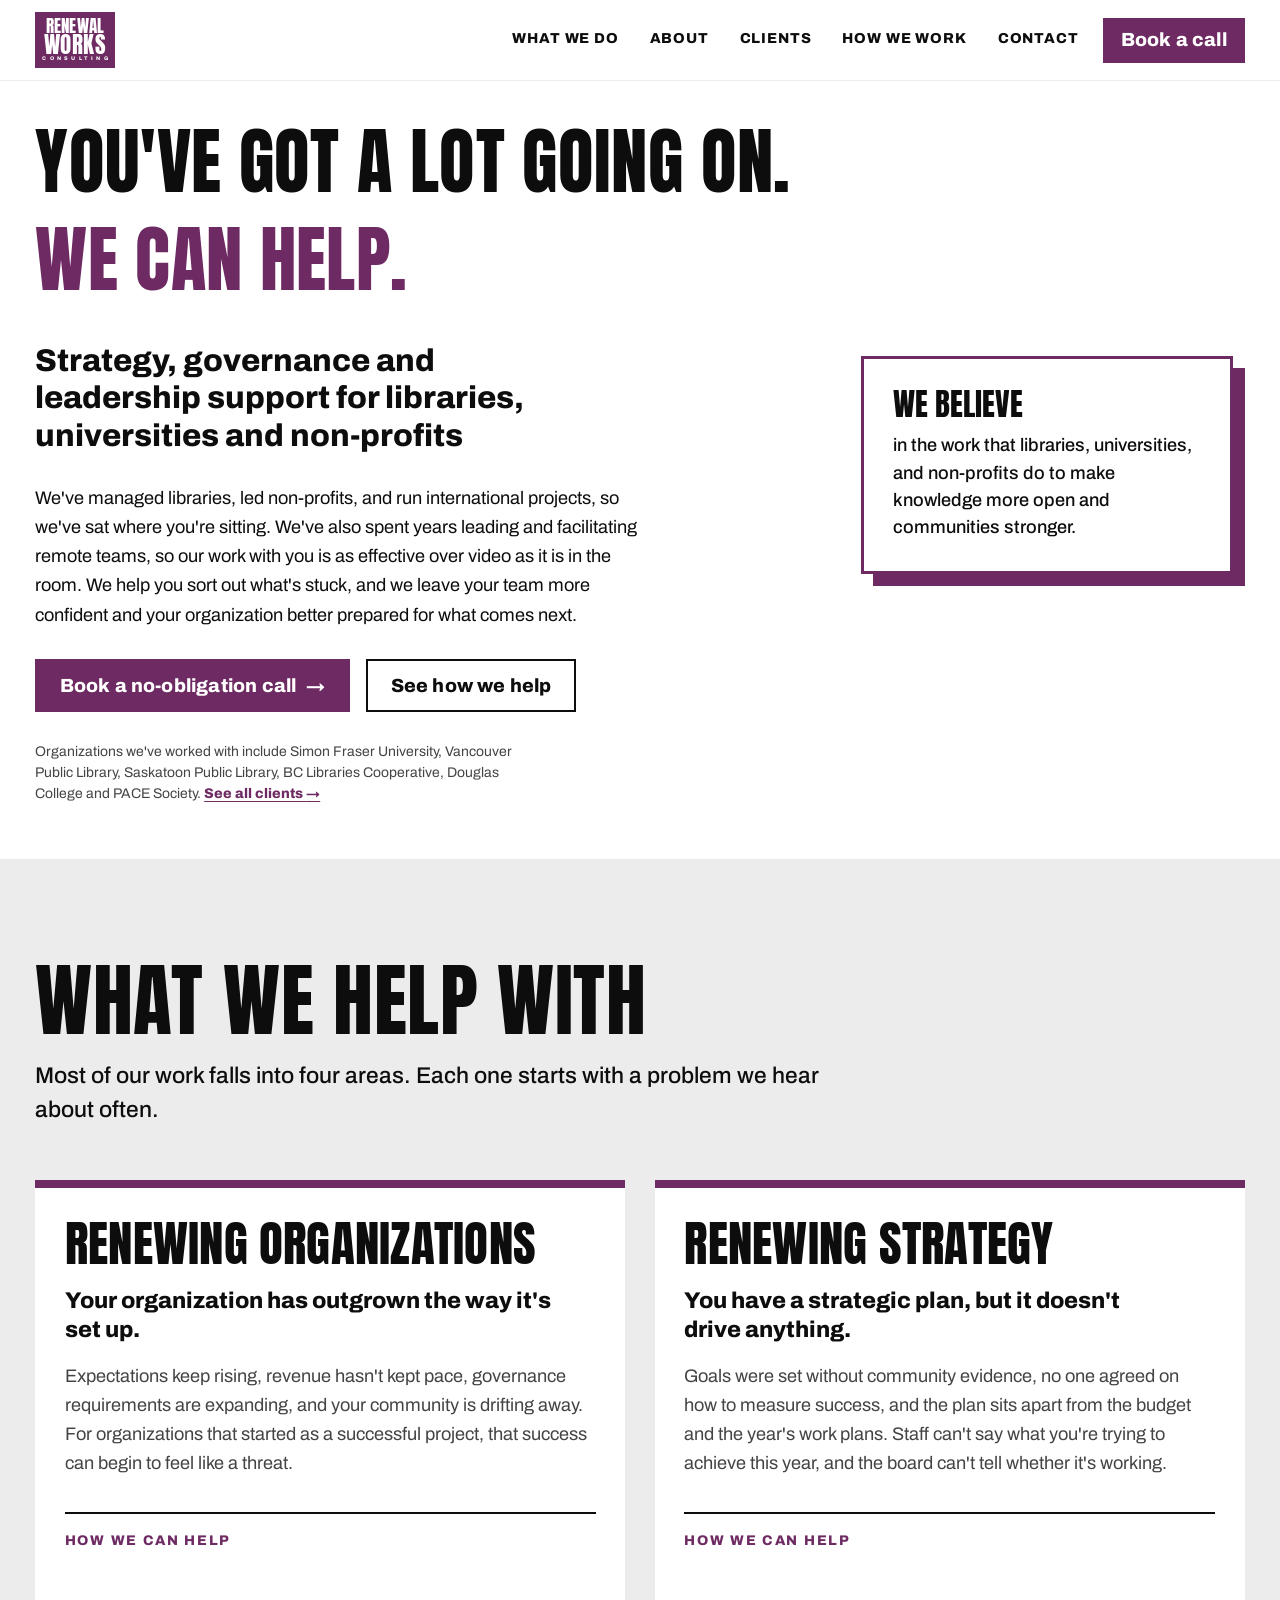
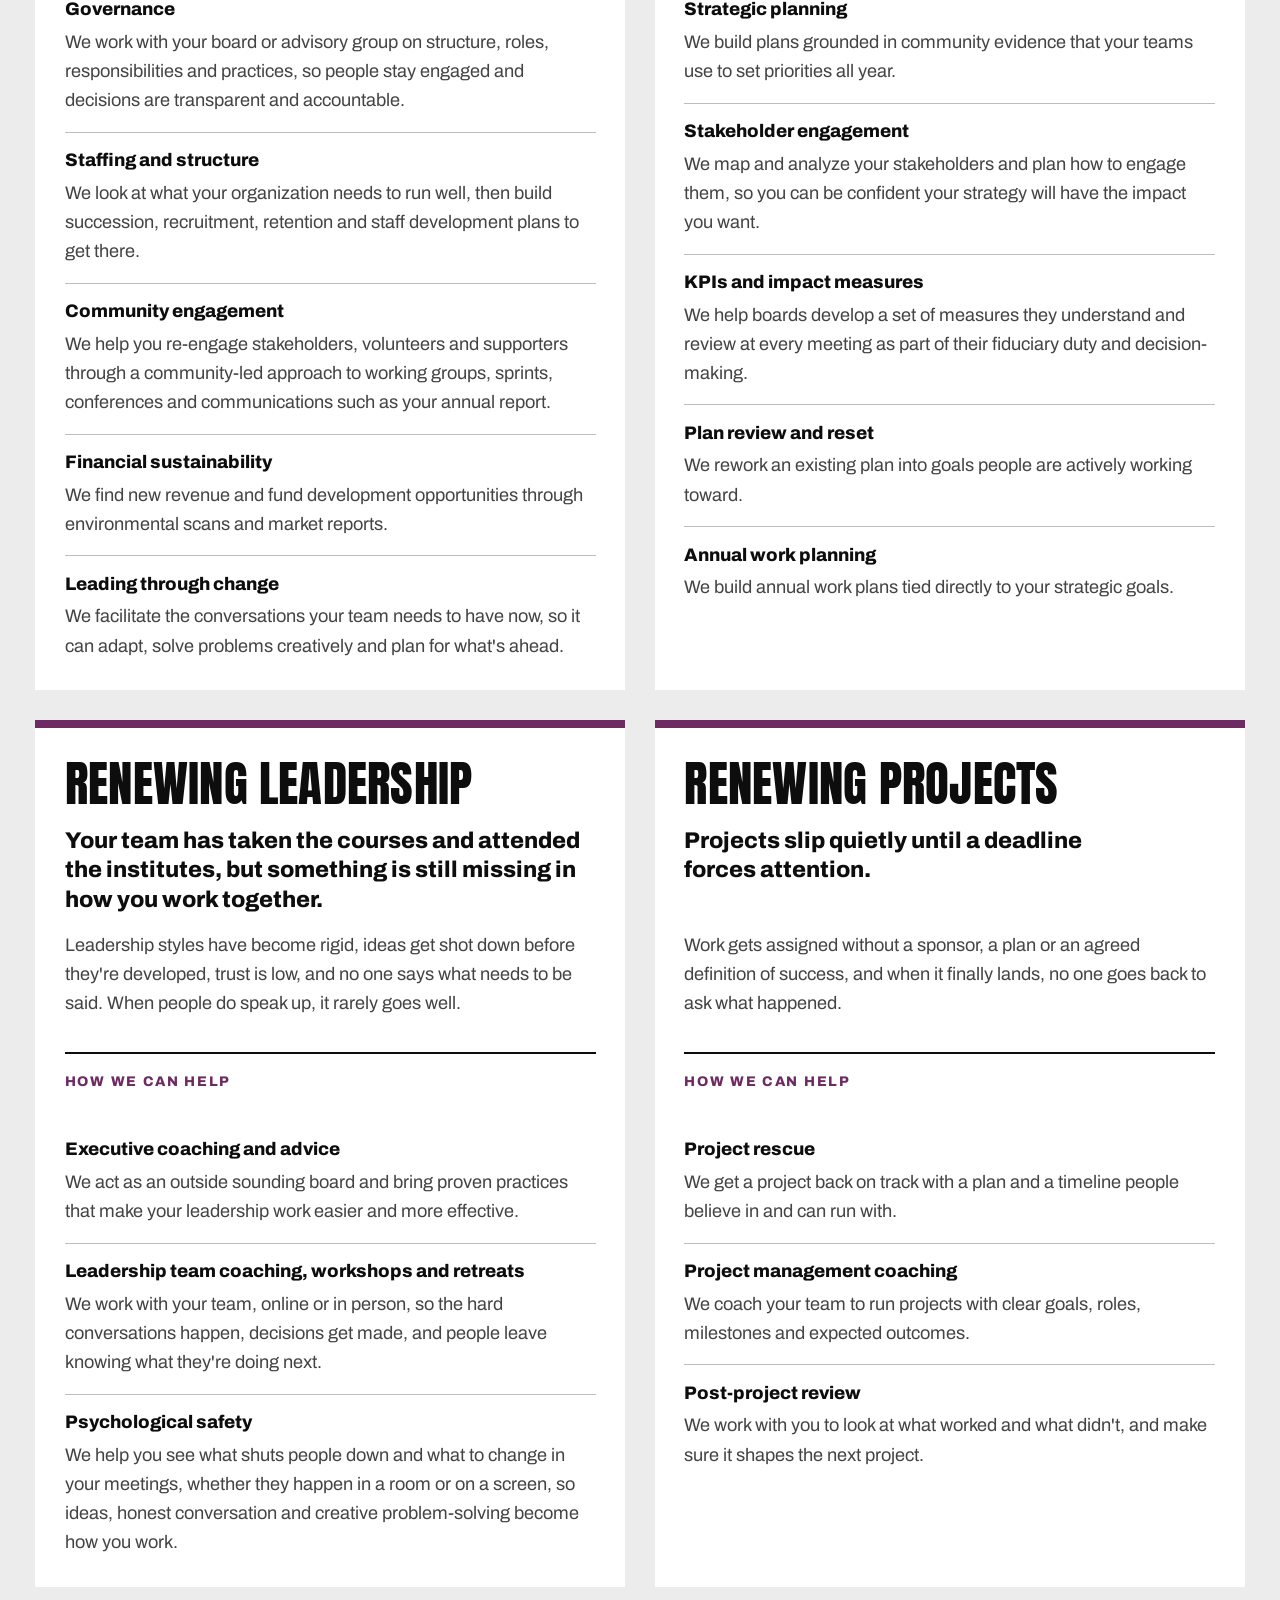
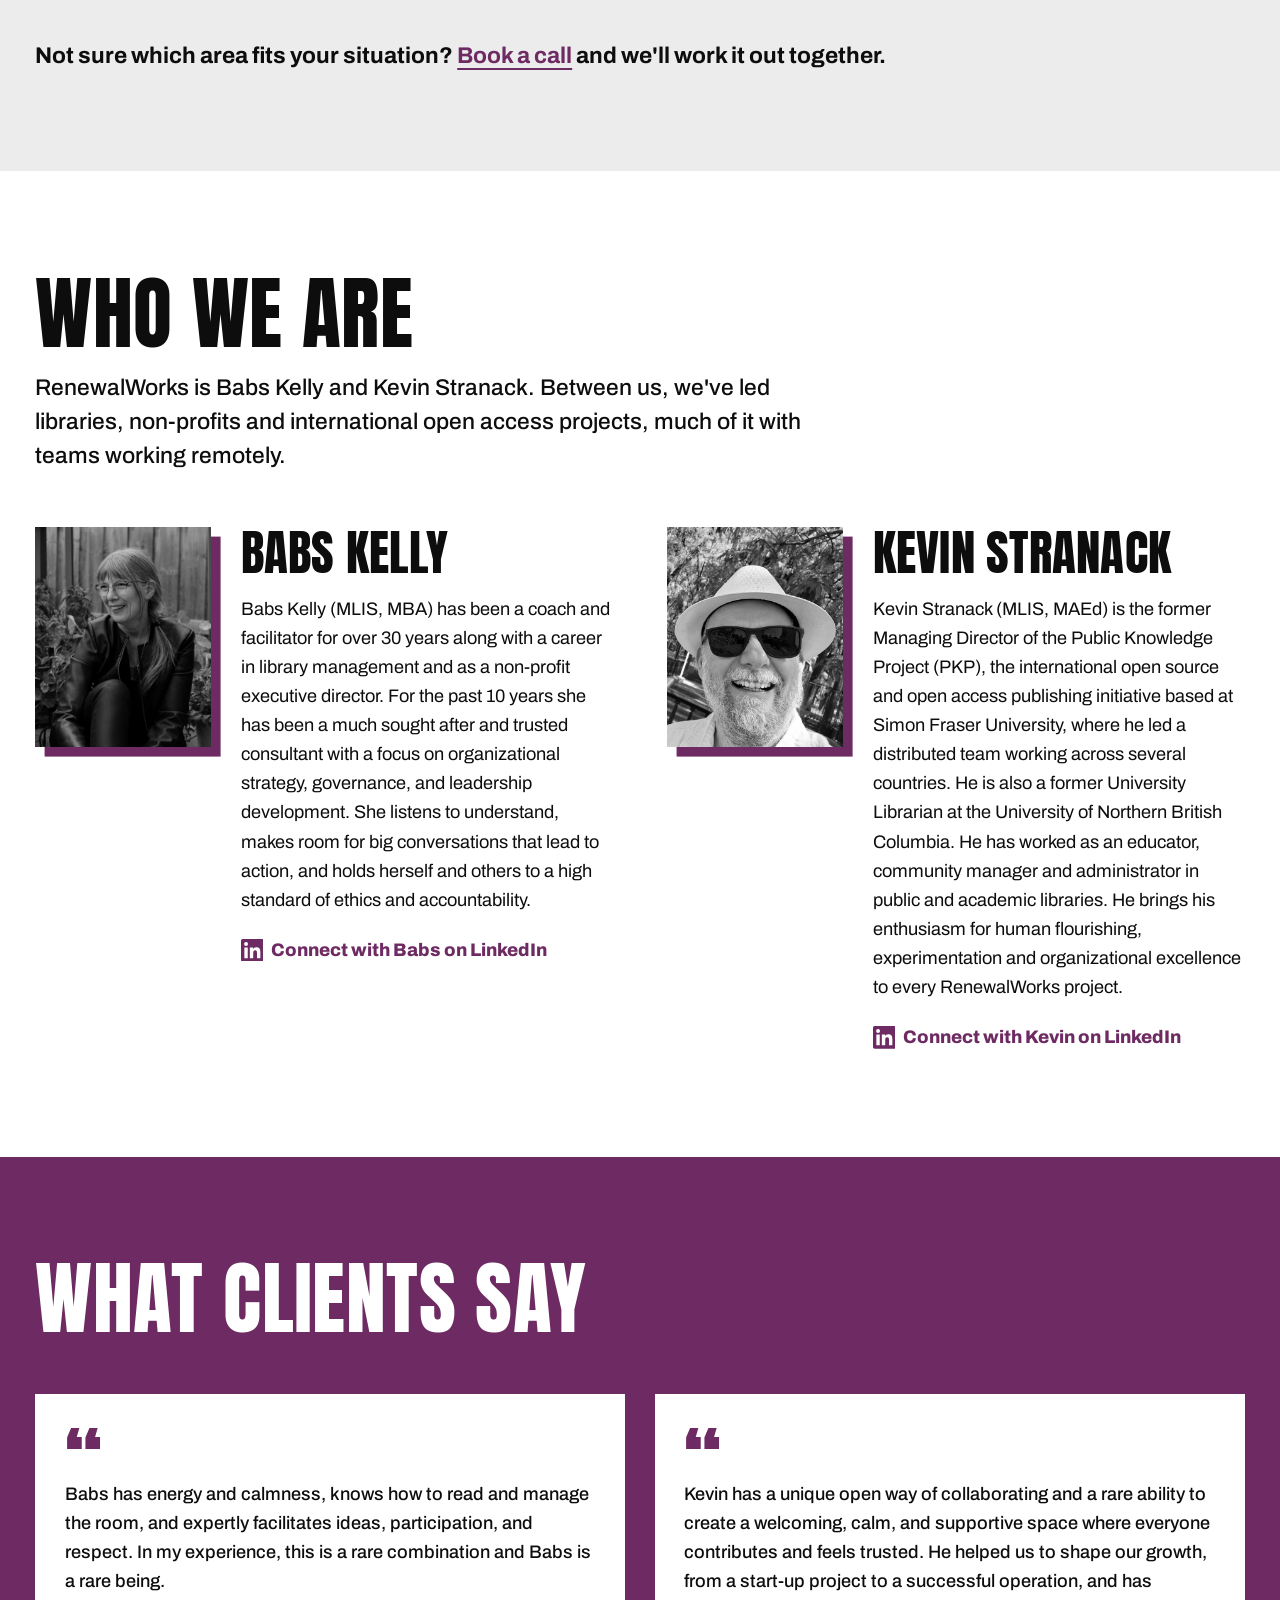
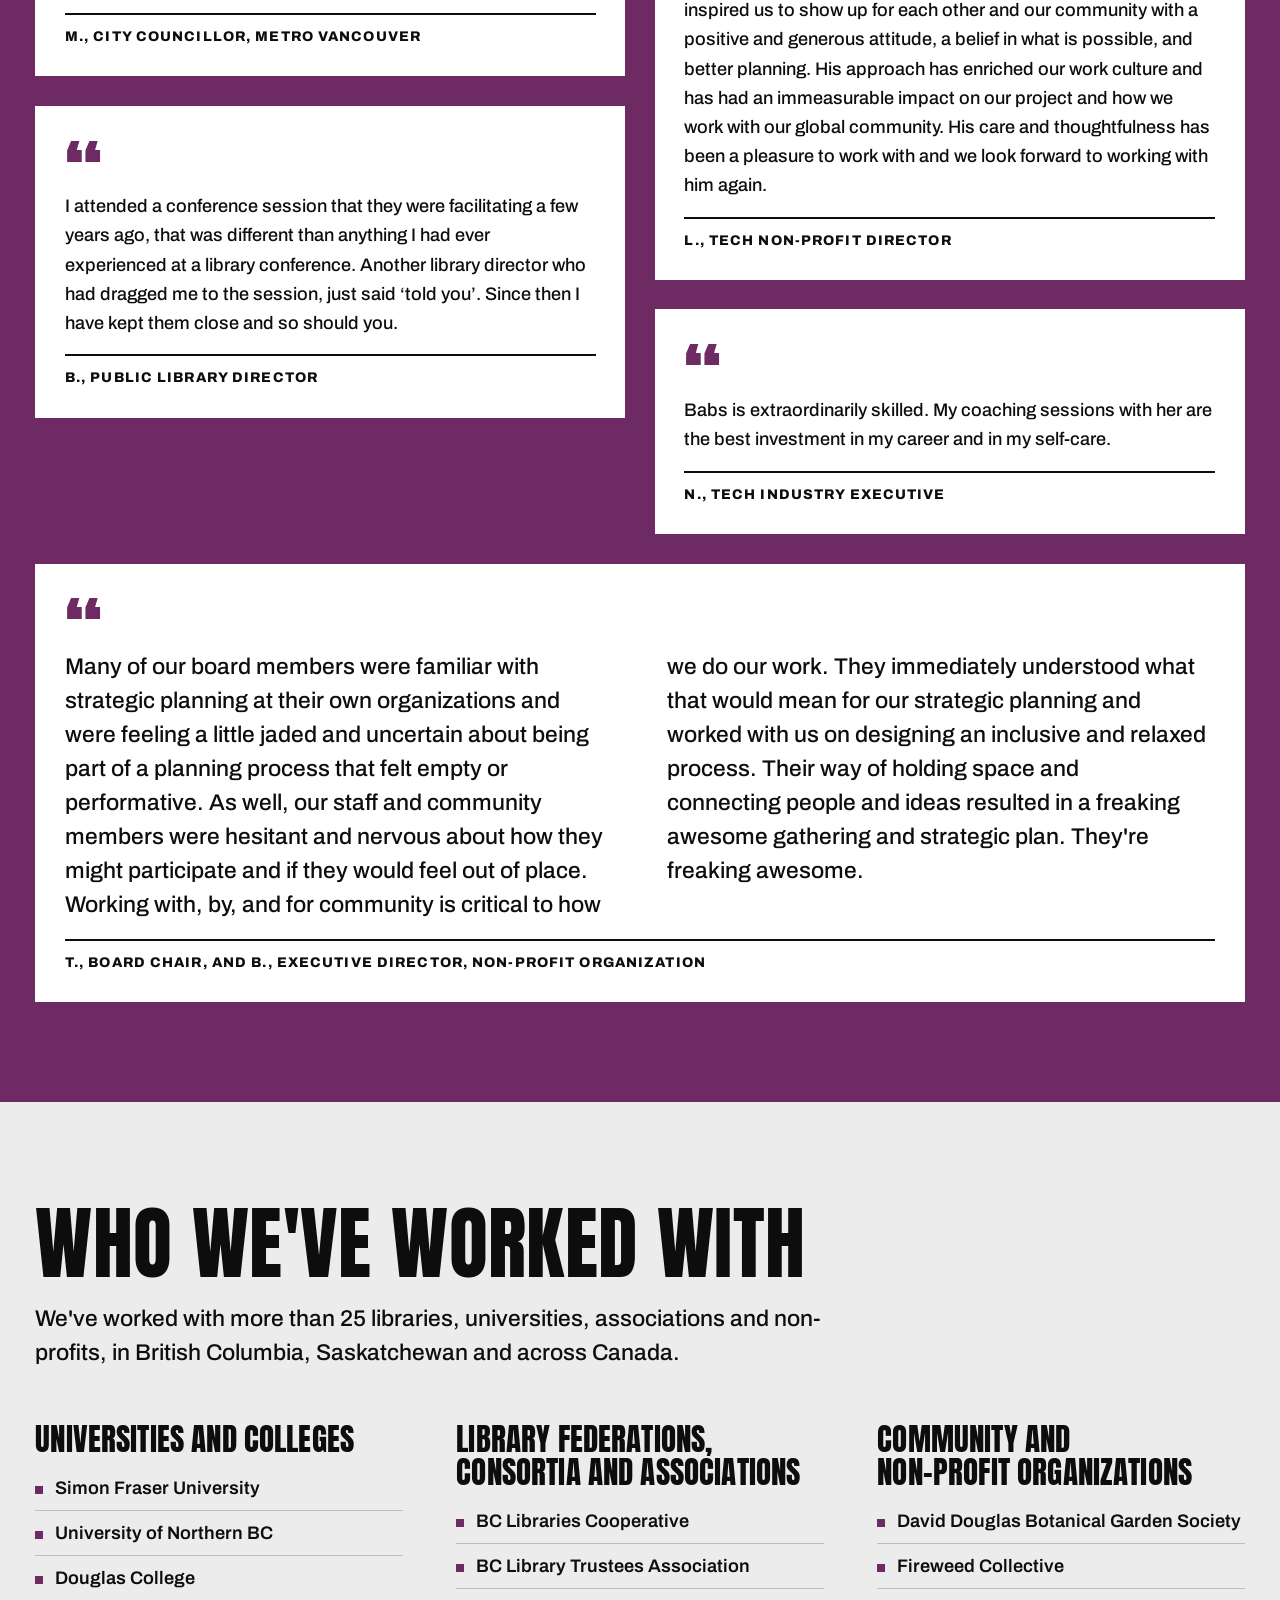
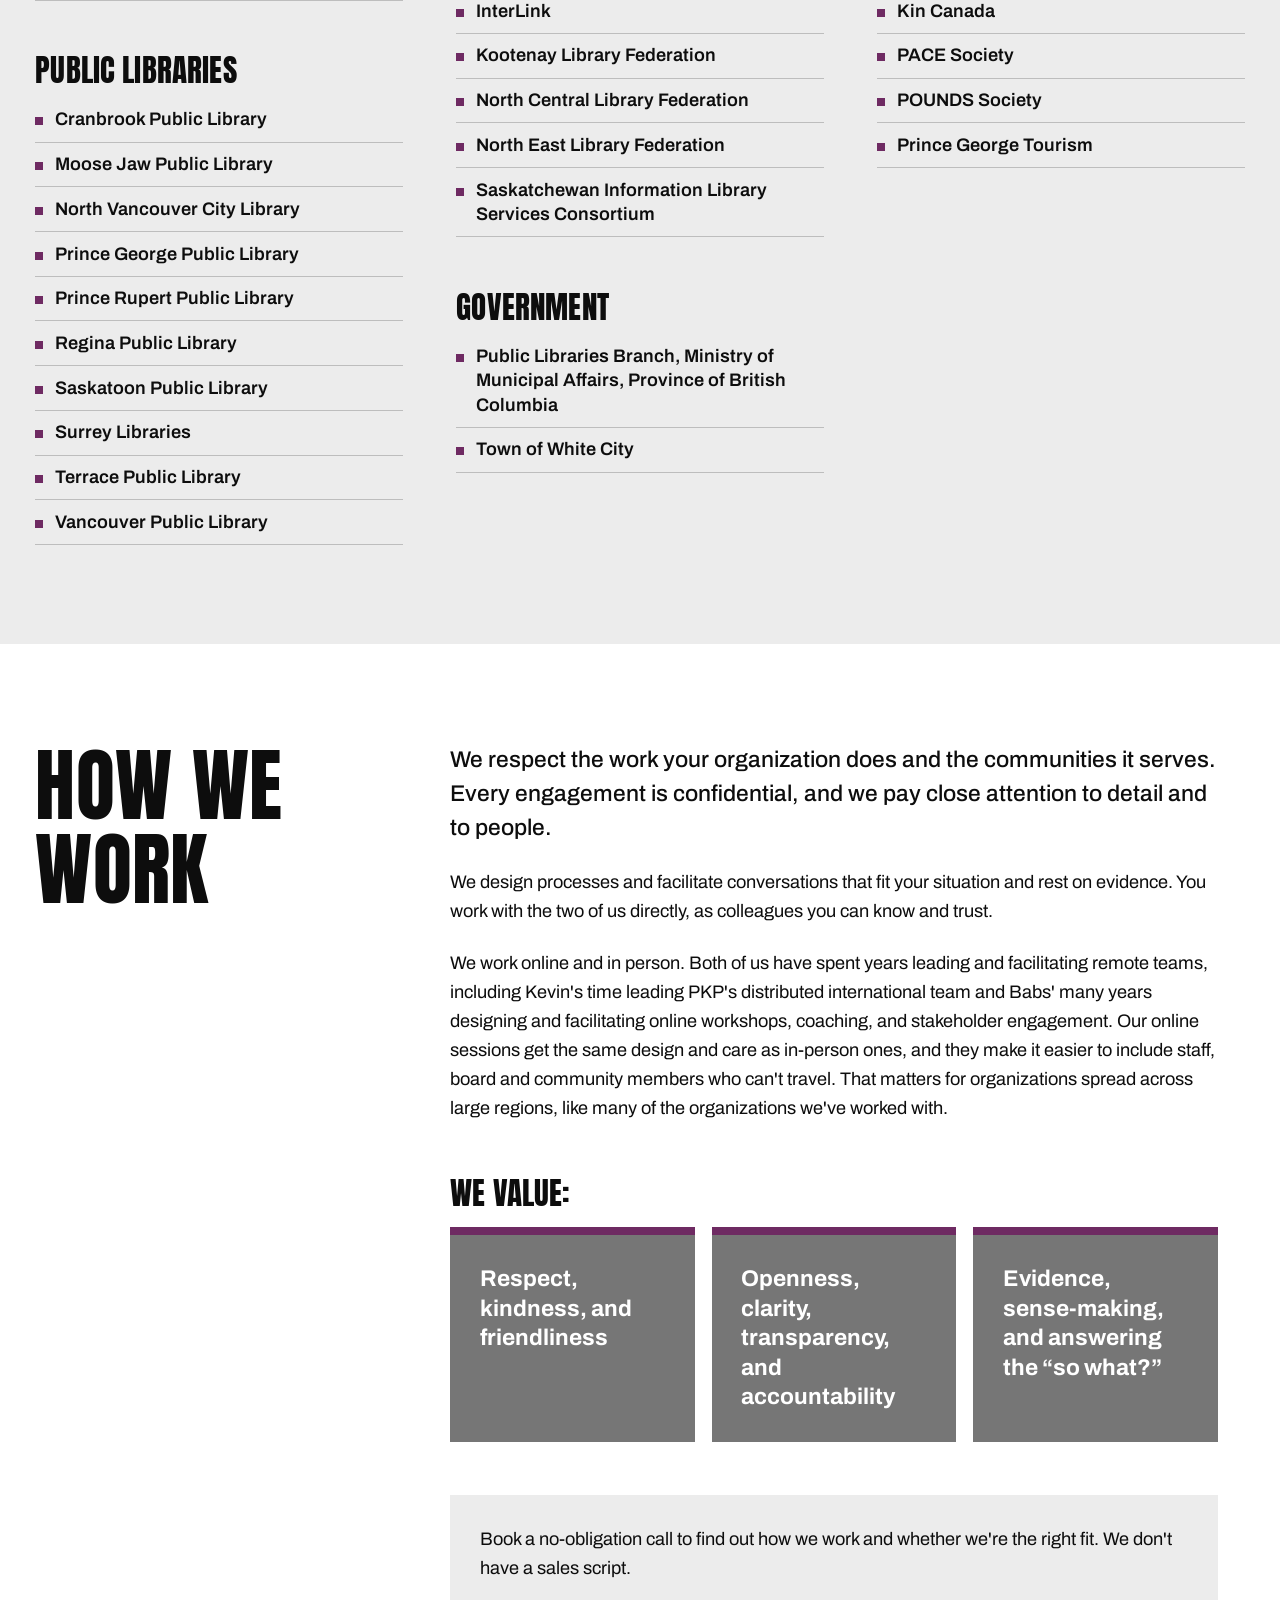
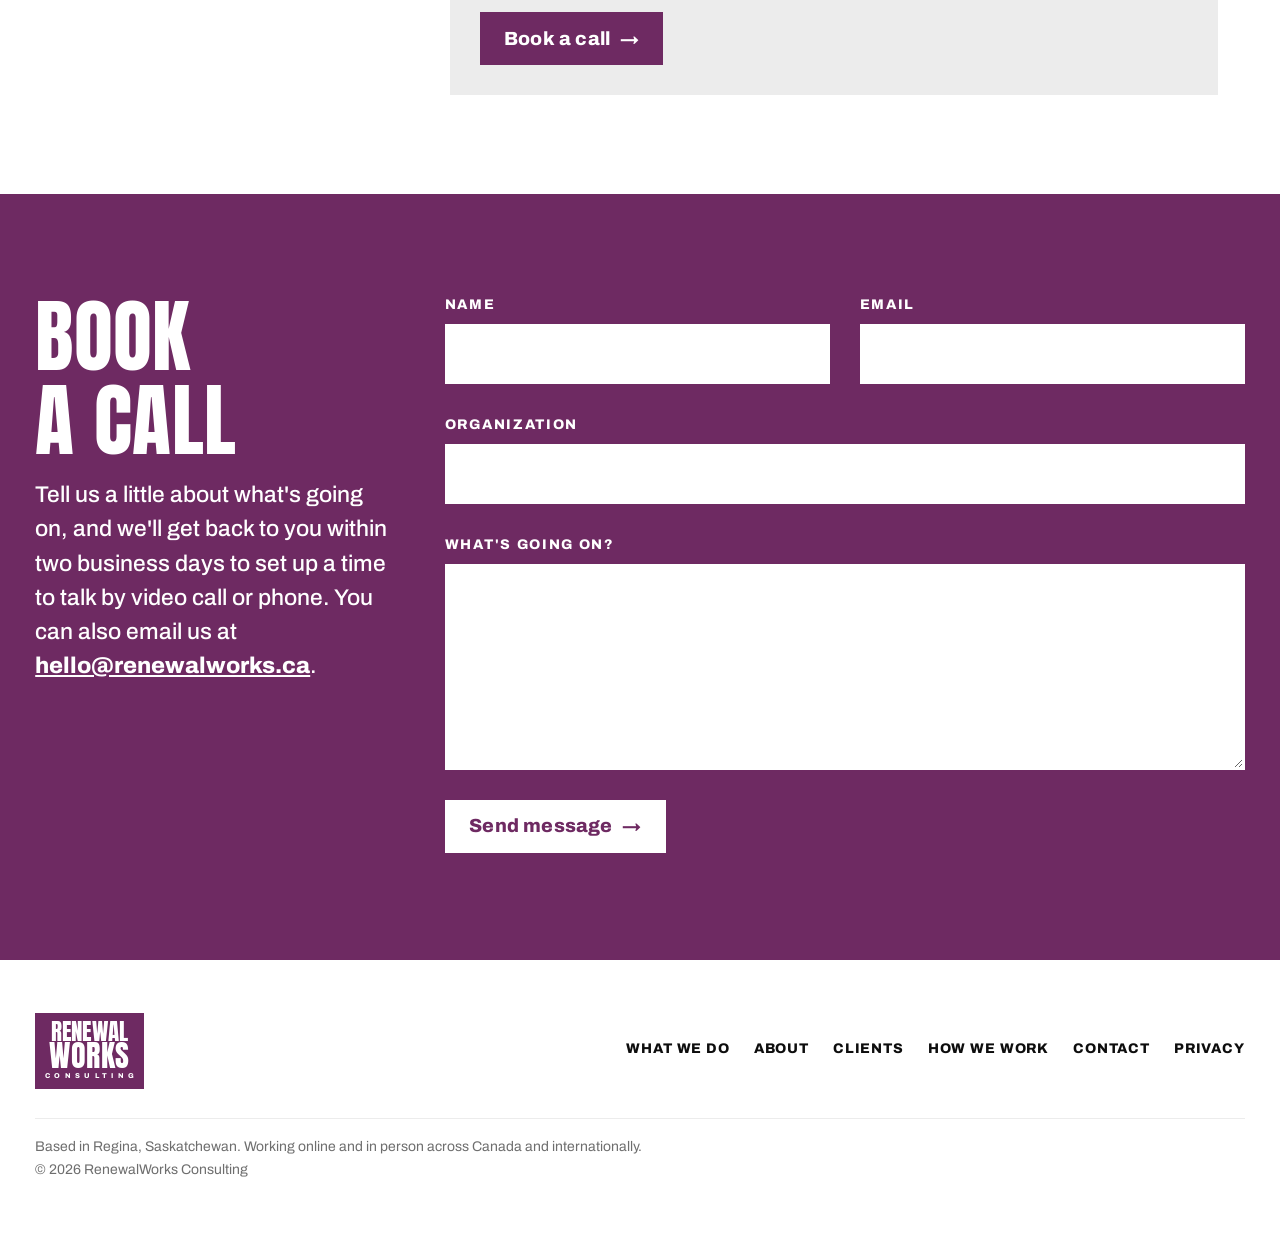
<file: index.html>
<!doctype html>
<html lang="en-CA">
<head>
  <meta charset="utf-8">
  <meta name="viewport" content="width=device-width, initial-scale=1">

  <!-- Google tag (gtag.js) -->
  <script async src="https://www.googletagmanager.com/gtag/js?id=G-N5MNP91CN1"></script>
  <script>
    window.dataLayer = window.dataLayer || [];
    function gtag(){dataLayer.push(arguments);}
    gtag('js', new Date());

    gtag('config', 'G-N5MNP91CN1');
  </script>

  <title>Library &amp; Non-profit Consulting | RenewalWorks</title>
  <meta name="description" content="Strategy, governance, leadership coaching and project support for libraries, universities and non-profits across Canada and around the world, online or in person. Book a call.">
  <link rel="canonical" href="https://renewalworks.ca/">

  <!-- Link previews (LinkedIn, Facebook, email, messaging apps) -->
  <meta property="og:type" content="website">
  <meta property="og:site_name" content="RenewalWorks Consulting">
  <meta property="og:title" content="Library &amp; Non-profit Consulting | RenewalWorks">
  <meta property="og:description" content="Strategy, governance, leadership coaching and project support for libraries, universities and non-profits across Canada and around the world, online or in person.">
  <meta property="og:url" content="https://renewalworks.ca/">
  <meta property="og:locale" content="en_CA">
  <meta property="og:image" content="https://renewalworks.ca/social-card.png">
  <meta property="og:image:width" content="1200">
  <meta property="og:image:height" content="630">
  <meta property="og:image:alt" content="RenewalWorks Consulting logo above the web address renewalworks.ca">
  <meta name="twitter:card" content="summary_large_image">

  <!-- Structured data for search engines. Keep the service names in step with the How we can help section. -->
  <script type="application/ld+json">
  {
    "@context": "https://schema.org",
    "@graph": [
      {
        "@type": "ProfessionalService",
        "@id": "https://renewalworks.ca/#organization",
        "name": "RenewalWorks Consulting",
        "alternateName": "RenewalWorks",
        "url": "https://renewalworks.ca/",
        "email": "hello@renewalworks.ca",
        "logo": "https://renewalworks.ca/brand/renewalworks-logo.png",
        "image": "https://renewalworks.ca/social-card.png",
        "description": "Strategy, governance, leadership coaching and project support for libraries, universities and non-profits across Canada and around the world, online or in person.",
        "address": {
          "@type": "PostalAddress",
          "addressLocality": "Regina",
          "addressRegion": "SK",
          "addressCountry": "CA"
        },
        "areaServed": [
          { "@type": "Country", "name": "Canada" },
          { "@type": "Place", "name": "Worldwide" }
        ],
        "knowsAbout": ["Strategic planning", "Governance", "Leadership development", "Project management", "Organizational development", "Libraries", "Higher education", "Non-profit organizations"],
        "hasOfferCatalog": {
          "@type": "OfferCatalog",
          "name": "How we can help",
          "itemListElement": [
            {
              "@type": "OfferCatalog",
              "name": "Renewing Organizations",
              "itemListElement": [
                { "@type": "Offer", "itemOffered": { "@type": "Service", "name": "Governance" } },
                { "@type": "Offer", "itemOffered": { "@type": "Service", "name": "Staffing and structure" } },
                { "@type": "Offer", "itemOffered": { "@type": "Service", "name": "Community engagement" } },
                { "@type": "Offer", "itemOffered": { "@type": "Service", "name": "Financial sustainability" } },
                { "@type": "Offer", "itemOffered": { "@type": "Service", "name": "Leading through change" } }
              ]
            },
            {
              "@type": "OfferCatalog",
              "name": "Renewing Strategy",
              "itemListElement": [
                { "@type": "Offer", "itemOffered": { "@type": "Service", "name": "Strategic planning" } },
                { "@type": "Offer", "itemOffered": { "@type": "Service", "name": "Stakeholder engagement" } },
                { "@type": "Offer", "itemOffered": { "@type": "Service", "name": "KPIs and impact measures" } },
                { "@type": "Offer", "itemOffered": { "@type": "Service", "name": "Plan review and reset" } },
                { "@type": "Offer", "itemOffered": { "@type": "Service", "name": "Annual work planning" } }
              ]
            },
            {
              "@type": "OfferCatalog",
              "name": "Renewing Leadership",
              "itemListElement": [
                { "@type": "Offer", "itemOffered": { "@type": "Service", "name": "Executive coaching and advice" } },
                { "@type": "Offer", "itemOffered": { "@type": "Service", "name": "Leadership team coaching, workshops and retreats" } },
                { "@type": "Offer", "itemOffered": { "@type": "Service", "name": "Psychological safety" } }
              ]
            },
            {
              "@type": "OfferCatalog",
              "name": "Renewing Projects",
              "itemListElement": [
                { "@type": "Offer", "itemOffered": { "@type": "Service", "name": "Project rescue" } },
                { "@type": "Offer", "itemOffered": { "@type": "Service", "name": "Project management coaching" } },
                { "@type": "Offer", "itemOffered": { "@type": "Service", "name": "Post-project review" } }
              ]
            }
          ]
        }
      },
      {
        "@type": "WebSite",
        "@id": "https://renewalworks.ca/#website",
        "url": "https://renewalworks.ca/",
        "name": "RenewalWorks Consulting",
        "inLanguage": "en-CA",
        "publisher": { "@id": "https://renewalworks.ca/#organization" }
      },
      {
        "@type": "Person",
        "@id": "https://renewalworks.ca/#babs-kelly",
        "name": "Babs Kelly",
        "image": "https://renewalworks.ca/images/babs-kelly.jpg",
        "sameAs": ["https://www.linkedin.com/in/babs-kelly"],
        "worksFor": { "@id": "https://renewalworks.ca/#organization" }
      },
      {
        "@type": "Person",
        "@id": "https://renewalworks.ca/#kevin-stranack",
        "name": "Kevin Stranack",
        "image": "https://renewalworks.ca/images/kevin-stranack.jpg",
        "sameAs": ["https://www.linkedin.com/in/kstranack/"],
        "worksFor": { "@id": "https://renewalworks.ca/#organization" }
      }
    ]
  }
  </script>

  <link rel="icon" href="favicon.ico" sizes="32x32">
  <link rel="icon" href="icon.svg" type="image/svg+xml">
  <link rel="apple-touch-icon" href="apple-touch-icon.png">
  <link rel="preconnect" href="https://fonts.googleapis.com">
  <link rel="preconnect" href="https://fonts.gstatic.com" crossorigin>
  <link rel="stylesheet" href="https://fonts.googleapis.com/css2?family=Anton&family=Archivo:wght@400;500;600;700;800&display=swap">
  <link rel="stylesheet" href="styles.css">
</head>
<body>
  <a class="skip-link" href="#main">Skip to content</a>

  <header class="site-header">
    <div class="wrap header-inner">
      <a class="logo" href="#top" aria-label="RenewalWorks Consulting, back to top">
        <span class="logo-line logo-line--1" aria-hidden="true">Renewal</span>
        <span class="logo-line logo-line--2" aria-hidden="true">Works</span>
        <span class="logo-sub" aria-hidden="true">Consulting</span>
      </a>
      <nav class="site-nav" aria-label="Main">
        <ul>
          <li><a href="#focus-areas">What we do</a></li>
          <li><a href="#about">About</a></li>
          <li><a href="#clients">Clients</a></li>
          <li><a href="#approach">How we work</a></li>
          <li><a href="#contact">Contact</a></li>
        </ul>
      </nav>
      <a class="btn btn--accent header-cta" href="#contact">Book a call</a>
    </div>
  </header>

  <main id="main">

    <!-- Hero -->
    <section class="hero" id="top">
      <div class="wrap hero-grid">
        <h1 class="hero-lines">
          <span>You've got a lot going on.</span>
          <span class="accent">We can help.</span>
        </h1>
        <p class="hero-strategy">Strategy, governance and leadership support for libraries, universities and non-profits</p>
        <p class="hero-lead">We've managed libraries, led non-profits, and run international projects, so we've sat where you're sitting. We've also spent years leading and facilitating remote teams, so our work with you is as effective over video as it is in the room. We help you sort out what's stuck, and we leave your team more confident and your organization better prepared for what comes next.</p>
        <div class="cluster hero-actions">
          <a class="btn btn--accent" href="#contact">Book a no-obligation call <span aria-hidden="true">&rarr;</span></a>
          <a class="btn btn--outline" href="#focus-areas">See how we help</a>
        </div>
        <p class="hero-clients">Organizations we've worked with include Simon Fraser University, Vancouver Public Library, Saskatoon Public Library, BC Libraries Cooperative, Douglas College and PACE Society. <a href="#clients">See all clients <span aria-hidden="true">&rarr;</span></a></p>
        <aside class="hero-belief">
          <p><strong class="belief-kicker">We believe</strong> in the work that libraries, universities, and non-profits do to make knowledge more open and communities stronger.</p>
        </aside>
      </div>
    </section>

    <!-- What we help with: problems and services together -->
    <section class="section section--grey" id="focus-areas" aria-labelledby="focus-areas-title">
      <div class="wrap">
        <header class="section-head">
          <h2 id="focus-areas-title">What we help with</h2>
          <p class="section-intro">Most of our work falls into four areas. Each one starts with a problem we hear about often.</p>
        </header>
        <div class="area-grid grid-max-2">
          <article class="area card">
            <h3>Renewing Organizations</h3>
            <p class="focus-problem">Your organization has outgrown the way it's set up.</p>
            <p>Expectations keep rising, revenue hasn't kept pace, governance requirements are expanding, and your community is drifting away. For organizations that started as a successful project, that success can begin to feel like a threat.</p>
            <h4 class="area-label">How we can help</h4>
            <dl class="service-list">
              <div class="service">
                <dt>Governance</dt>
                <dd>We work with your board or advisory group on structure, roles, responsibilities and practices, so people stay engaged and decisions are transparent and accountable.</dd>
              </div>
              <div class="service">
                <dt>Staffing and structure</dt>
                <dd>We look at what your organization needs to run well, then build succession, recruitment, retention and staff development plans to get there.</dd>
              </div>
              <div class="service">
                <dt>Community engagement</dt>
                <dd>We help you re-engage stakeholders, volunteers and supporters through a community-led approach to working groups, sprints, conferences and communications such as your annual report.</dd>
              </div>
              <div class="service">
                <dt>Financial sustainability</dt>
                <dd>We find new revenue and fund development opportunities through environmental scans and market reports.</dd>
              </div>
              <div class="service">
                <dt>Leading through change</dt>
                <dd>We facilitate the conversations your team needs to have now, so it can adapt, solve problems creatively and plan for what's ahead.</dd>
              </div>
            </dl>
          </article>
          <article class="area card">
            <h3>Renewing Strategy</h3>
            <p class="focus-problem">You have a strategic plan, but it doesn't drive anything.</p>
            <p>Goals were set without community evidence, no one agreed on how to measure success, and the plan sits apart from the budget and the year's work plans. Staff can't say what you're trying to achieve this year, and the board can't tell whether it's working.</p>
            <h4 class="area-label">How we can help</h4>
            <dl class="service-list">
              <div class="service">
                <dt>Strategic planning</dt>
                <dd>We build plans grounded in community evidence that your teams use to set priorities all year.</dd>
              </div>
              <div class="service">
                <dt>Stakeholder engagement</dt>
                <dd>We map and analyze your stakeholders and plan how to engage them, so you can be confident your strategy will have the impact you want.</dd>
              </div>
              <div class="service">
                <dt>KPIs and impact measures</dt>
                <dd>We help boards develop a set of measures they understand and review at every meeting as part of their fiduciary duty and decision-making.</dd>
              </div>
              <div class="service">
                <dt>Plan review and reset</dt>
                <dd>We rework an existing plan into goals people are actively working toward.</dd>
              </div>
              <div class="service">
                <dt>Annual work planning</dt>
                <dd>We build annual work plans tied directly to your strategic goals.</dd>
              </div>
            </dl>
          </article>
          <article class="area card">
            <h3>Renewing Leadership</h3>
            <p class="focus-problem">Your team has taken the courses and attended the institutes, but something is still missing in how you work together.</p>
            <p>Leadership styles have become rigid, ideas get shot down before they're developed, trust is low, and no one says what needs to be said. When people do speak up, it rarely goes well.</p>
            <h4 class="area-label">How we can help</h4>
            <dl class="service-list">
              <div class="service">
                <dt>Executive coaching and advice</dt>
                <dd>We act as an outside sounding board and bring proven practices that make your leadership work easier and more effective.</dd>
              </div>
              <div class="service">
                <dt>Leadership team coaching, workshops and retreats</dt>
                <dd>We work with your team, online or in person, so the hard conversations happen, decisions get made, and people leave knowing what they're doing next.</dd>
              </div>
              <div class="service">
                <dt>Psychological safety</dt>
                <dd>We help you see what shuts people down and what to change in your meetings, whether they happen in a room or on a screen, so ideas, honest conversation and creative problem-solving become how you work.</dd>
              </div>
            </dl>
          </article>
          <article class="area card">
            <h3>Renewing Projects</h3>
            <p class="focus-problem">Projects slip quietly until a deadline forces attention.</p>
            <p>Work gets assigned without a sponsor, a plan or an agreed definition of success, and when it finally lands, no one goes back to ask what happened.</p>
            <h4 class="area-label">How we can help</h4>
            <dl class="service-list">
              <div class="service">
                <dt>Project rescue</dt>
                <dd>We get a project back on track with a plan and a timeline people believe in and can run with.</dd>
              </div>
              <div class="service">
                <dt>Project management coaching</dt>
                <dd>We coach your team to run projects with clear goals, roles, milestones and expected outcomes.</dd>
              </div>
              <div class="service">
                <dt>Post-project review</dt>
                <dd>We work with you to look at what worked and what didn't, and make sure it shapes the next project.</dd>
              </div>
            </dl>
          </article>
        </div>
        <p class="section-outro">Not sure which area fits your situation? <a href="#contact">Book a call</a> and we'll work it out together.</p>
      </div>
    </section>

    <!-- About us -->
    <section class="section" id="about" aria-labelledby="about-title">
      <div class="wrap">
        <header class="section-head">
          <h2 id="about-title">Who we are</h2>
          <p class="section-intro">RenewalWorks is Babs Kelly and Kevin Stranack. Between us, we've led libraries, non-profits and international open access projects, much of it with teams working remotely.</p>
        </header>
        <div class="bio-grid">
          <article class="bio">
            <div class="bio-inner">
              <figure class="bio-photo"><img src="images/babs-kelly.jpg" alt="Babs Kelly, RenewalWorks Consulting" width="448" height="560" loading="lazy" decoding="async"></figure>
              <div class="bio-text">
                <h3>Babs Kelly</h3>
                <p>Babs Kelly (MLIS, MBA) has been a coach and facilitator for over 30 years along with a career in library management and as a non-profit executive director. For the past 10 years she has been a much sought after and trusted consultant with a focus on organizational strategy, governance, and leadership development. She listens to understand, makes room for big conversations that lead to action, and holds herself and others to a high standard of ethics and accountability.</p>
                <p class="bio-link">
                  <a href="https://www.linkedin.com/in/babs-kelly" target="_blank" rel="noopener">
                    <svg class="bio-link-icon" viewBox="0 0 24 24" aria-hidden="true" focusable="false"><path d="M20.45 20.45h-3.55v-5.57c0-1.33-.03-3.04-1.85-3.04-1.86 0-2.14 1.45-2.14 2.94v5.67H9.35V9h3.41v1.56h.05c.48-.9 1.64-1.85 3.37-1.85 3.6 0 4.27 2.37 4.27 5.46v6.28zM5.34 7.43a2.06 2.06 0 1 1 0-4.13 2.06 2.06 0 0 1 0 4.13zm1.78 13.02H3.56V9h3.56v11.45zM22.23 0H1.77C.79 0 0 .77 0 1.73v20.54C0 23.23.79 24 1.77 24h20.45c.98 0 1.78-.77 1.78-1.73V1.73C24 .77 23.2 0 22.22 0z"/></svg>
                    Connect with Babs on LinkedIn<span class="visually-hidden"> (opens in a new tab)</span>
                  </a>
                </p>
              </div>
            </div>
          </article>
          <article class="bio">
            <div class="bio-inner">
              <figure class="bio-photo"><img src="images/kevin-stranack.jpg" alt="Kevin Stranack, RenewalWorks Consulting" width="560" height="700" loading="lazy" decoding="async"></figure>
              <div class="bio-text">
                <h3>Kevin Stranack</h3>
                <p>Kevin Stranack (MLIS, MAEd) is the former Managing Director of the Public Knowledge Project (PKP), the international open source and open access publishing initiative based at Simon Fraser University, where he led a distributed team working across several countries. He is also a former University Librarian at the University of Northern British Columbia. He has worked as an educator, community manager and administrator in public and academic libraries. He brings his enthusiasm for human flourishing, experimentation and organizational excellence to every RenewalWorks project.</p>
                <p class="bio-link">
                  <a href="https://www.linkedin.com/in/kstranack/" target="_blank" rel="noopener">
                    <svg class="bio-link-icon" viewBox="0 0 24 24" aria-hidden="true" focusable="false"><path d="M20.45 20.45h-3.55v-5.57c0-1.33-.03-3.04-1.85-3.04-1.86 0-2.14 1.45-2.14 2.94v5.67H9.35V9h3.41v1.56h.05c.48-.9 1.64-1.85 3.37-1.85 3.6 0 4.27 2.37 4.27 5.46v6.28zM5.34 7.43a2.06 2.06 0 1 1 0-4.13 2.06 2.06 0 0 1 0 4.13zm1.78 13.02H3.56V9h3.56v11.45zM22.23 0H1.77C.79 0 0 .77 0 1.73v20.54C0 23.23.79 24 1.77 24h20.45c.98 0 1.78-.77 1.78-1.73V1.73C24 .77 23.2 0 22.22 0z"/></svg>
                    Connect with Kevin on LinkedIn<span class="visually-hidden"> (opens in a new tab)</span>
                  </a>
                </p>
              </div>
            </div>
          </article>
        </div>
      </div>
    </section>

    <!-- What clients say -->
    <section class="section section--accent" id="testimonials" aria-labelledby="testimonials-title">
      <div class="wrap">
        <header class="section-head">
          <h2 id="testimonials-title">What Clients Say</h2>
        </header>
        <div class="quote-stack">
          <div class="quote-columns">
            <figure class="quote">
              <span class="quote-mark" aria-hidden="true">&ldquo;</span>
              <blockquote>
                <p>Babs has energy and calmness, knows how to read and manage the room, and expertly facilitates ideas, participation, and respect. In my experience, this is a rare combination and Babs is a rare being.</p>
              </blockquote>
              <figcaption>M., City Councillor, Metro Vancouver</figcaption>
            </figure>
            <figure class="quote">
              <span class="quote-mark" aria-hidden="true">&ldquo;</span>
              <blockquote>
                <p>I attended a conference session that they were facilitating a few years ago, that was different than anything I had ever experienced at a library conference. Another library director who had dragged me to the session, just said &lsquo;told you&rsquo;. Since then I have kept them close and so should you.</p>
              </blockquote>
              <figcaption>B., Public Library Director</figcaption>
            </figure>
            <figure class="quote">
              <span class="quote-mark" aria-hidden="true">&ldquo;</span>
              <blockquote>
                <p>Kevin has a unique open way of collaborating and a rare ability to create a welcoming, calm, and supportive space where everyone contributes and feels trusted. He helped us to shape our growth, from a start-up project to a successful operation, and has inspired us to show up for each other and our community with a positive and generous attitude, a belief in what is possible, and better planning. His approach has enriched our work culture and has had an immeasurable impact on our project and how we work with our global community. His care and thoughtfulness has been a pleasure to work with and we look forward to working with him again.</p>
              </blockquote>
              <figcaption>L., Tech Non-Profit Director</figcaption>
            </figure>
            <figure class="quote">
              <span class="quote-mark" aria-hidden="true">&ldquo;</span>
              <blockquote>
                <p>Babs is extraordinarily skilled. My coaching sessions with her are the best investment in my career and in my self-care.</p>
              </blockquote>
              <figcaption>N., Tech Industry Executive</figcaption>
            </figure>
          </div>
          <figure class="quote quote--featured">
            <span class="quote-mark" aria-hidden="true">&ldquo;</span>
            <blockquote>
              <p>Many of our board members were familiar with strategic planning at their own organizations and were feeling a little jaded and uncertain about being part of a planning process that felt empty or performative. As well, our staff and community members were hesitant and nervous about how they might participate and if they would feel out of place. Working with, by, and for community is critical to how we do our work. They immediately understood what that would mean for our strategic planning and worked with us on designing an inclusive and relaxed process. Their way of holding space and connecting people and ideas resulted in a freaking awesome gathering and strategic plan. They're freaking awesome.</p>
            </blockquote>
            <figcaption>T., Board Chair, and B., Executive Director, Non-profit Organization</figcaption>
          </figure>
        </div>
      </div>
    </section>

    <!-- Who we've worked with -->
    <section class="section section--grey" id="clients" aria-labelledby="clients-title">
      <div class="wrap">
        <header class="section-head">
          <h2 id="clients-title">Who We've Worked With</h2>
          <p class="section-intro">We've worked with more than 25 libraries, universities, associations and non-profits, in British Columbia, Saskatchewan and across Canada.</p>
        </header>
        <div class="client-groups">
          <div class="client-group">
            <h3>Universities and colleges</h3>
            <ul class="client-list" role="list">
              <li>Simon Fraser University</li>
              <li>University of Northern BC</li>
              <li>Douglas College</li>
            </ul>
          </div>
          <div class="client-group">
            <h3>Public libraries</h3>
            <ul class="client-list" role="list">
              <li>Cranbrook Public Library</li>
              <li>Moose Jaw Public Library</li>
              <li>North Vancouver City Library</li>
              <li>Prince George Public Library</li>
              <li>Prince Rupert Public Library</li>
              <li>Regina Public Library</li>
              <li>Saskatoon Public Library</li>
              <li>Surrey Libraries</li>
              <li>Terrace Public Library</li>
              <li>Vancouver Public Library</li>
            </ul>
          </div>
          <div class="client-group">
            <h3>Library federations, consortia and associations</h3>
            <ul class="client-list" role="list">
              <li>BC Libraries Cooperative</li>
              <li>BC Library Trustees Association</li>
              <li>InterLink</li>
              <li>Kootenay Library Federation</li>
              <li>North Central Library Federation</li>
              <li>North East Library Federation</li>
              <li>Saskatchewan Information Library Services Consortium</li>
            </ul>
          </div>
          <div class="client-group">
            <h3>Government</h3>
            <ul class="client-list" role="list">
              <li>Public Libraries Branch, Ministry of Municipal Affairs, Province of British Columbia</li>
              <li>Town of White City</li>
            </ul>
          </div>
          <div class="client-group">
            <h3>Community and <span class="nowrap">non-profit</span> organizations</h3>
            <ul class="client-list" role="list">
              <li>David Douglas Botanical Garden Society</li>
              <li>Fireweed Collective</li>
              <li>Kin Canada</li>
              <li>PACE Society</li>
              <li>POUNDS Society</li>
              <li>Prince George Tourism</li>
            </ul>
          </div>
        </div>
      </div>
    </section>

    <!-- How we work -->
    <section class="section approach" id="approach" aria-labelledby="approach-title">
      <div class="wrap approach-grid">
        <header class="section-head">
          <h2 id="approach-title">How we work</h2>
        </header>
        <div class="approach-body flow">
          <p class="lead">We respect the work your organization does and the communities it serves. Every engagement is confidential, and we pay close attention to detail and to people.</p>
          <p>We design processes and facilitate conversations that fit your situation and rest on evidence. You work with the two of us directly, as colleagues you can know and trust.</p>
          <p>We work online and in person. Both of us have spent years leading and facilitating remote teams, including Kevin's time leading PKP's distributed international team and Babs' many years designing and facilitating online workshops, coaching, and stakeholder engagement. Our online sessions get the same design and care as in-person ones, and they make it easier to include staff, board and community members who can't travel. That matters for organizations spread across large regions, like many of the organizations we've worked with.</p>

          <div class="values">
            <h3>We value:</h3>
            <ul class="switcher" role="list">
              <li class="value"><p>Respect, kindness, and friendliness</p></li>
              <li class="value"><p>Openness, clarity, transparency, and accountability</p></li>
              <li class="value"><p>Evidence, sense-making, and answering the &ldquo;so what?&rdquo;</p></li>
            </ul>
          </div>

          <div class="call-box">
            <p>Book a no-obligation call to find out how we work and whether we're the right fit. We don't have a sales script.</p>
            <a class="btn btn--accent" href="#contact">Book a call <span aria-hidden="true">&rarr;</span></a>
          </div>
        </div>
      </div>
    </section>

    <!-- Contact -->
    <section class="section section--accent" id="contact" aria-labelledby="contact-title">
      <div class="wrap with-sidebar">
        <header class="section-head">
          <h2 id="contact-title">Book a call</h2>
          <p class="section-intro">Tell us a little about what's going on, and we'll get back to you within two business days to set up a time to talk by video call or phone. You can also email us at <a href="mailto:hello@renewalworks.ca">hello@renewalworks.ca</a>.</p>
        </header>
        <div class="contact-body">
          <!-- Submissions go to the RenewalWorks form on Formspree (formspree.io), which emails them on.
               form.js sends it in the background and shows #contact-thanks; without JavaScript it posts normally. -->
          <form class="contact-form" action="https://formspree.io/f/xyezjoqp" method="POST">
            <input type="hidden" name="_subject" value="New enquiry from the RenewalWorks website">
            <div class="form-grid">
              <div class="field">
                <label for="name">Name</label>
                <input id="name" name="name" type="text" autocomplete="name" required>
              </div>
              <div class="field">
                <label for="email">Email</label>
                <input id="email" name="email" type="email" autocomplete="email" required>
              </div>
              <div class="field field--full">
                <label for="organization">Organization</label>
                <input id="organization" name="organization" type="text" autocomplete="organization">
              </div>
              <div class="field field--full">
                <label for="message">What's going on?</label>
                <textarea id="message" name="message" rows="6" required></textarea>
              </div>
              <!-- Spam trap: Formspree drops any submission that fills this in. -->
              <div class="field-trap" aria-hidden="true">
                <label for="gotcha">Leave this empty</label>
                <input id="gotcha" type="text" name="_gotcha" tabindex="-1" autocomplete="off">
              </div>
              <div class="field--full">
                <button class="btn btn--accent" type="submit">Send message <span aria-hidden="true">&rarr;</span></button>
              </div>
            </div>
          </form>
          <div class="contact-thanks" id="contact-thanks" tabindex="-1" role="status" hidden>
            <p class="contact-thanks-title">Thank you</p>
            <p>Your message is on its way. We'll be in touch soon.</p>
          </div>
          <p class="contact-error" id="contact-error" role="alert" hidden>
            Something went wrong sending your message. Please email us directly at
            <a href="mailto:hello@renewalworks.ca">hello@renewalworks.ca</a> and we'll pick it up from there.
          </p>
        </div>
      </div>
    </section>

  </main>

  <footer class="site-footer">
    <div class="wrap footer-inner">
      <a class="logo logo--footer" href="#top" aria-label="RenewalWorks Consulting, back to top">
        <span class="logo-line logo-line--1" aria-hidden="true">Renewal</span>
        <span class="logo-line logo-line--2" aria-hidden="true">Works</span>
        <span class="logo-sub" aria-hidden="true">Consulting</span>
      </a>
      <nav class="footer-nav" aria-label="Footer">
        <ul>
          <li><a href="#focus-areas">What we do</a></li>
          <li><a href="#about">About</a></li>
          <li><a href="#clients">Clients</a></li>
          <li><a href="#approach">How we work</a></li>
          <li><a href="#contact">Contact</a></li>
          <li><a href="privacy.html">Privacy</a></li>
        </ul>
      </nav>
      <p class="footer-meta">Based in Regina, Saskatchewan. Working online and in person across Canada and internationally.<br>&copy; 2026 RenewalWorks Consulting</p>
    </div>
  </footer>
  <script src="form.js" defer></script>
</body>
</html>
</file>
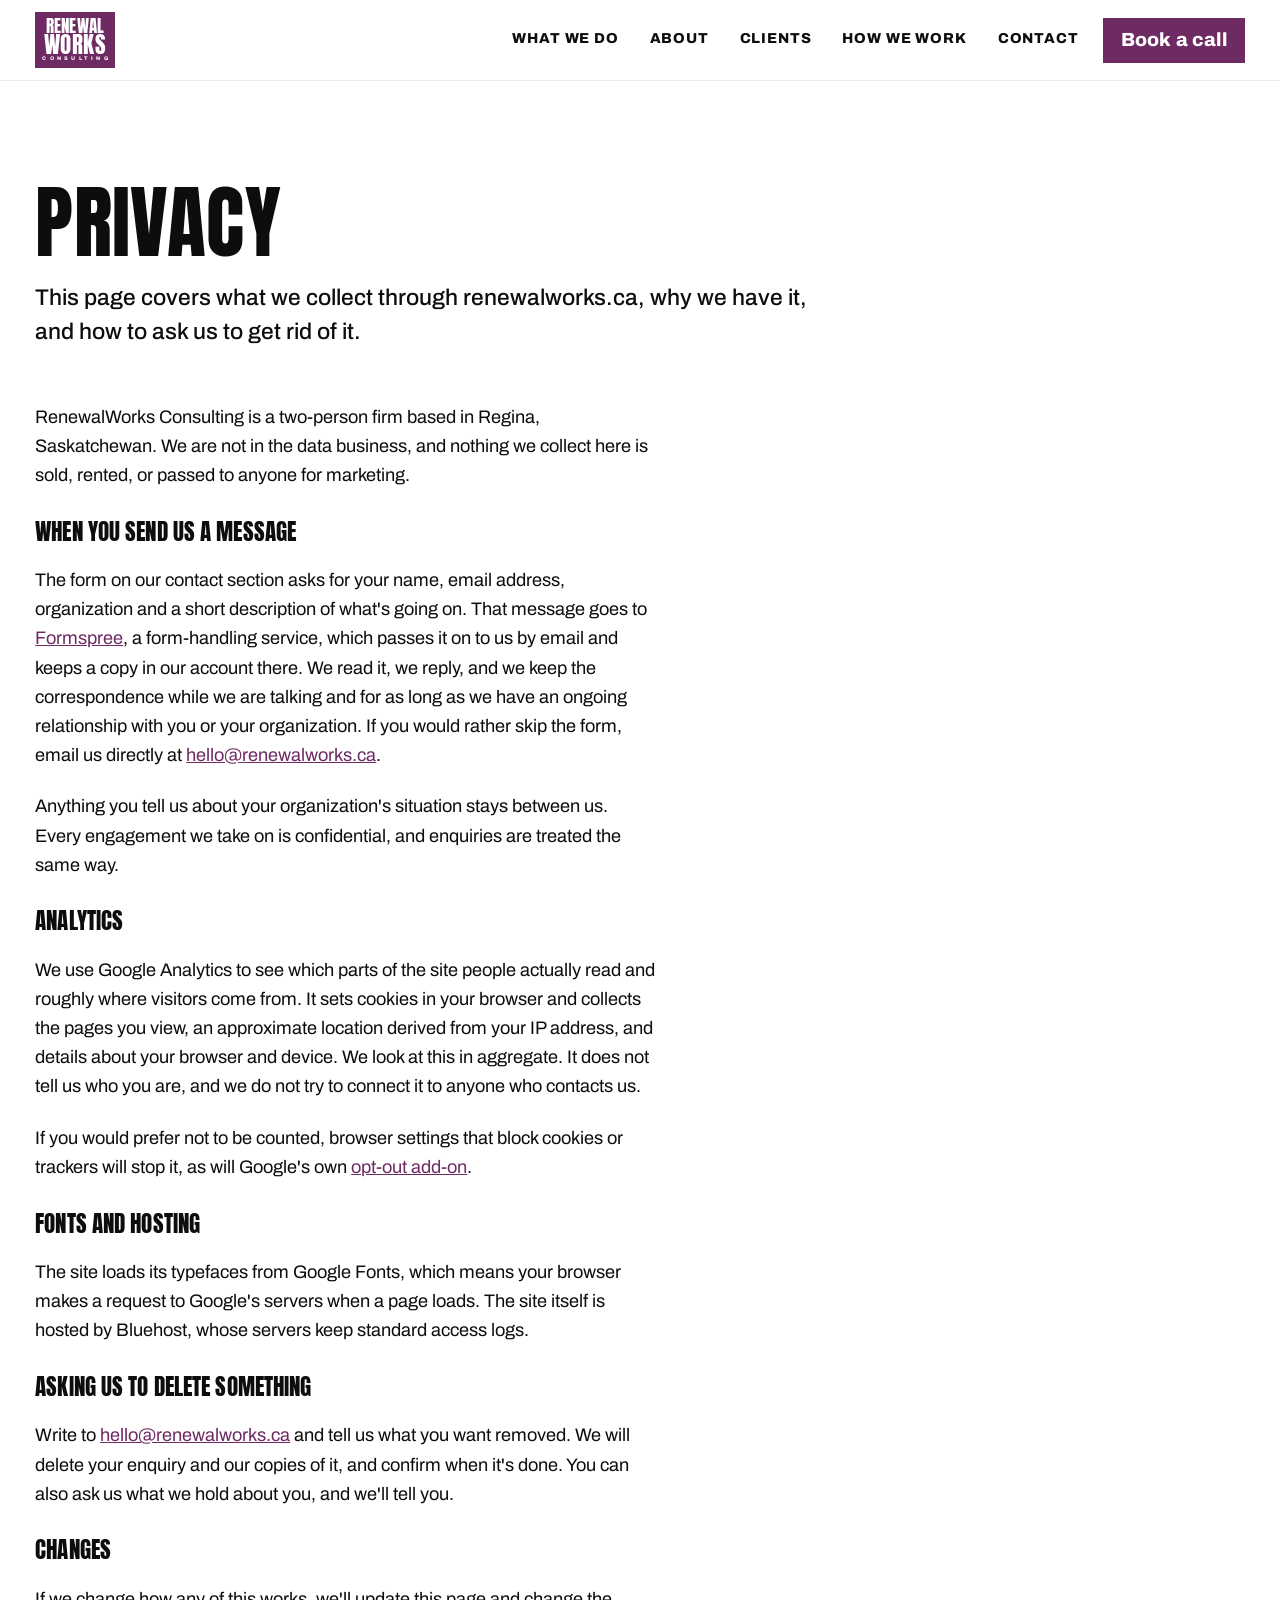
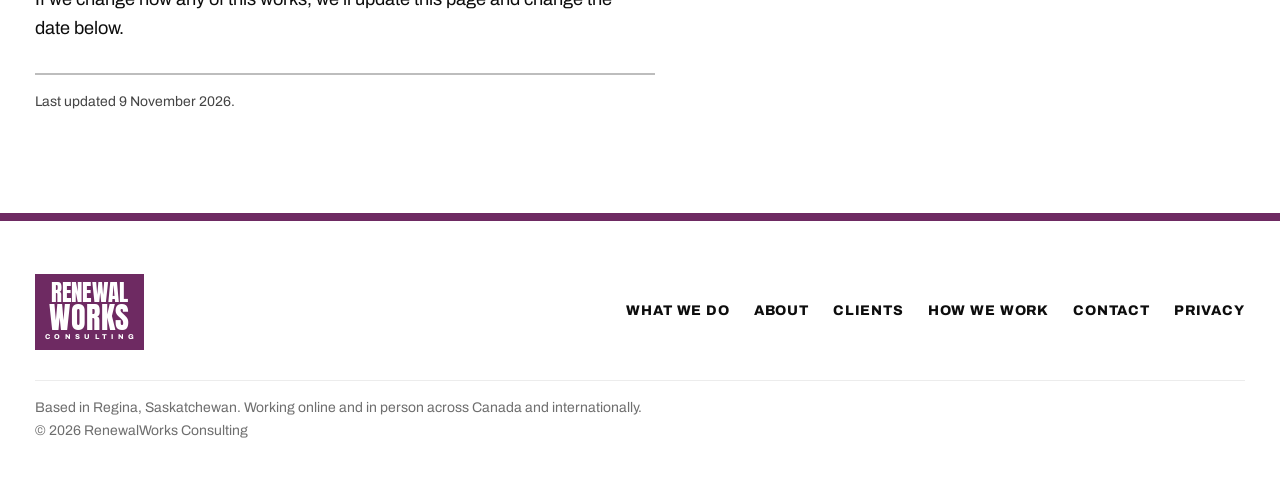
<file: privacy.html>
<!doctype html>
<html lang="en-CA">
<head>
  <meta charset="utf-8">
  <meta name="viewport" content="width=device-width, initial-scale=1">

  <!-- Google tag (gtag.js) -->
  <script async src="https://www.googletagmanager.com/gtag/js?id=G-N5MNP91CN1"></script>
  <script>
    window.dataLayer = window.dataLayer || [];
    function gtag(){dataLayer.push(arguments);}
    gtag('js', new Date());

    gtag('config', 'G-N5MNP91CN1');
  </script>

  <title>Privacy | RenewalWorks</title>
  <meta name="description" content="What RenewalWorks Consulting collects through this website, why, and how to ask us to delete it.">
  <link rel="canonical" href="https://renewalworks.ca/privacy.html">

  <meta property="og:type" content="website">
  <meta property="og:site_name" content="RenewalWorks Consulting">
  <meta property="og:title" content="Privacy | RenewalWorks">
  <meta property="og:description" content="What RenewalWorks Consulting collects through this website, why, and how to ask us to delete it.">
  <meta property="og:url" content="https://renewalworks.ca/privacy.html">
  <meta property="og:locale" content="en_CA">
  <meta property="og:image" content="https://renewalworks.ca/social-card.png">
  <meta property="og:image:width" content="1200">
  <meta property="og:image:height" content="630">
  <meta property="og:image:alt" content="RenewalWorks Consulting logo above the web address renewalworks.ca">
  <meta name="twitter:card" content="summary_large_image">

  <link rel="icon" href="favicon.ico" sizes="32x32">
  <link rel="icon" href="icon.svg" type="image/svg+xml">
  <link rel="apple-touch-icon" href="apple-touch-icon.png">
  <link rel="preconnect" href="https://fonts.googleapis.com">
  <link rel="preconnect" href="https://fonts.gstatic.com" crossorigin>
  <link rel="stylesheet" href="https://fonts.googleapis.com/css2?family=Anton&family=Archivo:wght@400;500;600;700;800&display=swap">
  <link rel="stylesheet" href="styles.css">
</head>
<body>
  <a class="skip-link" href="#main">Skip to content</a>

  <header class="site-header">
    <div class="wrap header-inner">
      <a class="logo" href="/" aria-label="RenewalWorks Consulting, home">
        <span class="logo-line logo-line--1" aria-hidden="true">Renewal</span>
        <span class="logo-line logo-line--2" aria-hidden="true">Works</span>
        <span class="logo-sub" aria-hidden="true">Consulting</span>
      </a>
      <nav class="site-nav" aria-label="Main">
        <ul>
          <li><a href="/#focus-areas">What we do</a></li>
          <li><a href="/#about">About</a></li>
          <li><a href="/#clients">Clients</a></li>
          <li><a href="/#approach">How we work</a></li>
          <li><a href="/#contact">Contact</a></li>
        </ul>
      </nav>
      <a class="btn btn--accent header-cta" href="/#contact">Book a call</a>
    </div>
  </header>

  <main id="main">
    <section class="section" aria-labelledby="privacy-title">
      <div class="wrap">
        <header class="section-head">
          <h2 id="privacy-title">Privacy</h2>
          <p class="section-intro">This page covers what we collect through renewalworks.ca, why we have it, and how to ask us to get rid of it.</p>
        </header>
        <div class="flow legal-body">
          <p>RenewalWorks Consulting is a two-person firm based in Regina, Saskatchewan. We are not in the data business, and nothing we collect here is sold, rented, or passed to anyone for marketing.</p>

          <h3>When you send us a message</h3>
          <p>The form on our contact section asks for your name, email address, organization and a short description of what's going on. That message goes to <a href="https://formspree.io/legal/privacy-policy" target="_blank" rel="noopener">Formspree<span class="visually-hidden"> (opens in a new tab)</span></a>, a form-handling service, which passes it on to us by email and keeps a copy in our account there. We read it, we reply, and we keep the correspondence while we are talking and for as long as we have an ongoing relationship with you or your organization. If you would rather skip the form, email us directly at <a href="mailto:hello@renewalworks.ca">hello@renewalworks.ca</a>.</p>
          <p>Anything you tell us about your organization's situation stays between us. Every engagement we take on is confidential, and enquiries are treated the same way.</p>

          <h3>Analytics</h3>
          <p>We use Google Analytics to see which parts of the site people actually read and roughly where visitors come from. It sets cookies in your browser and collects the pages you view, an approximate location derived from your IP address, and details about your browser and device. We look at this in aggregate. It does not tell us who you are, and we do not try to connect it to anyone who contacts us.</p>
          <p>If you would prefer not to be counted, browser settings that block cookies or trackers will stop it, as will Google's own <a href="https://tools.google.com/dlpage/gaoptout" target="_blank" rel="noopener">opt-out add-on<span class="visually-hidden"> (opens in a new tab)</span></a>.</p>

          <h3>Fonts and hosting</h3>
          <p>The site loads its typefaces from Google Fonts, which means your browser makes a request to Google's servers when a page loads. The site itself is hosted by Bluehost, whose servers keep standard access logs.</p>

          <h3>Asking us to delete something</h3>
          <p>Write to <a href="mailto:hello@renewalworks.ca">hello@renewalworks.ca</a> and tell us what you want removed. We will delete your enquiry and our copies of it, and confirm when it's done. You can also ask us what we hold about you, and we'll tell you.</p>

          <h3>Changes</h3>
          <p>If we change how any of this works, we'll update this page and change the date below.</p>

          <p class="legal-updated">Last updated 9 November 2026.</p>
        </div>
      </div>
    </section>
  </main>

  <footer class="site-footer">
    <div class="wrap footer-inner">
      <a class="logo logo--footer" href="/" aria-label="RenewalWorks Consulting, home">
        <span class="logo-line logo-line--1" aria-hidden="true">Renewal</span>
        <span class="logo-line logo-line--2" aria-hidden="true">Works</span>
        <span class="logo-sub" aria-hidden="true">Consulting</span>
      </a>
      <nav class="footer-nav" aria-label="Footer">
        <ul>
          <li><a href="/#focus-areas">What we do</a></li>
          <li><a href="/#about">About</a></li>
          <li><a href="/#clients">Clients</a></li>
          <li><a href="/#approach">How we work</a></li>
          <li><a href="/#contact">Contact</a></li>
          <li><a href="privacy.html">Privacy</a></li>
        </ul>
      </nav>
      <p class="footer-meta">Based in Regina, Saskatchewan. Working online and in person across Canada and internationally.<br>&copy; 2026 RenewalWorks Consulting</p>
    </div>
  </footer>
</body>
</html>
</file>
<file: styles.css>
/* ==========================================================================
   RenewalWorks Consulting
   Flat, one-page, responsive — no media queries.
   Layout comes from intrinsic techniques: fluid clamp() scales, Grid
   auto-fit/minmax, subgrid, named areas, container queries and cqi units,
   Flexbox wrapping (cluster, sidebar, switcher), multi-column, sticky.
   ========================================================================== */

:root {
  /* Palette.
     Plum carries white text at 9.6:1 and reads as text on white at the same ratio.
     --accent-deep is the hover shade.
     --grey-600 is the lightest grey that still carries white body text at 4.5:1 (4.54:1). */
  --accent: #6e2a62;
  --accent-deep: #4e1d45;
  --on-accent: #ffffff;
  --black: #0d0d0d;
  --white: #ffffff;
  --grey-800: #444444;
  --grey-600: #767676;
  --grey-500: #6e6e6e;
  --grey-300: #bdbdbd;
  --grey-100: #ececec;

  /* Section tokens: sections swap these instead of restyling children */
  --ink: var(--black);
  --paper: var(--white);

  /* Type */
  --font-display: "Anton", Impact, "Arial Narrow Bold", sans-serif;
  --font-body: "Archivo", system-ui, -apple-system, "Segoe UI", sans-serif;

  /* Fluid type scale: min at ~320px, max at ~1440px */
  --step--1: clamp(0.8rem, 0.77rem + 0.13vw, 0.9rem);
  --step-0: clamp(1rem, 0.96rem + 0.22vw, 1.15rem);
  --step-1: clamp(1.15rem, 1.06rem + 0.45vw, 1.45rem);
  --step-2: clamp(1.4rem, 1.2rem + 0.95vw, 2.05rem);
  --step-3: clamp(1.85rem, 1.45rem + 2vw, 3.2rem);
  --step-4: clamp(2.6rem, 1.8rem + 4vw, 5.5rem);

  /* Fluid space scale */
  --space-xs: clamp(0.5rem, 0.45rem + 0.25vw, 0.75rem);
  --space-s: clamp(0.75rem, 0.65rem + 0.5vw, 1.25rem);
  --space-m: clamp(1.25rem, 1.05rem + 1vw, 2rem);
  --space-l: clamp(2rem, 1.55rem + 2.25vw, 3.75rem);
  --space-xl: clamp(3.5rem, 2.6rem + 4.5vw, 7.5rem);

  --gutter: clamp(1rem, 0.6rem + 2vw, 3rem);
  --wrap: 84rem;
  --measure: 62ch;
  --rule: 0.5rem;
}

/* --------------------------------------------------------------------------
   Base
   -------------------------------------------------------------------------- */

*,
*::before,
*::after {
  box-sizing: border-box;
}

html {
  scroll-padding-block-start: 6rem; /* keeps anchored headings clear of the sticky header */
  -webkit-text-size-adjust: 100%;
  text-size-adjust: 100%;
}

body {
  margin: 0;
  font-family: var(--font-body);
  font-size: var(--step-0);
  line-height: 1.6;
  color: var(--ink);
  background: var(--paper);
}

h1,
h2,
h3 {
  margin: 0;
  font-family: var(--font-display);
  font-weight: 400; /* Anton ships a single heavy weight */
  line-height: 1.05;
  letter-spacing: 0.005em;
  text-transform: uppercase;
  text-wrap: balance;
}

p,
ul,
dl,
dd,
figure,
blockquote {
  margin: 0;
}

p {
  text-wrap: pretty;
}

a {
  color: inherit;
}

img {
  display: block;
  max-inline-size: 100%;
  block-size: auto;
}

:focus-visible {
  outline: 3px solid var(--focus, var(--black));
  outline-offset: 3px;
}

::selection {
  background: var(--accent);
  color: var(--on-accent);
}

.skip-link {
  position: absolute;
  inset-inline-start: 1rem;
  inset-block-start: -10rem;
  z-index: 100;
  padding: 0.75rem 1rem;
  background: var(--accent-deep);
  color: var(--white);
  font-weight: 700;
}

.skip-link:focus {
  inset-block-start: 1rem;
}

/* --------------------------------------------------------------------------
   Layout primitives
   -------------------------------------------------------------------------- */

/* Centred wrapper: min() gives a fluid width with a hard maximum, no breakpoint */
.wrap {
  inline-size: min(100% - 2 * var(--gutter), var(--wrap));
  margin-inline: auto;
}

/* Vertical rhythm between siblings */
.flow > * + * {
  margin-block-start: var(--flow-space, 1.25em);
}

/* Cluster: items wrap onto new lines when they run out of room */
.cluster {
  display: flex;
  flex-wrap: wrap;
  align-items: center;
  gap: var(--space-s);
}

/* Sidebar: side-by-side until the main column would drop below 55%, then stacks */
.with-sidebar {
  display: flex;
  flex-wrap: wrap;
  align-items: flex-start;
  gap: var(--space-l);
}

.with-sidebar > :first-child {
  flex-basis: 18rem;
  flex-grow: 1;
}

.with-sidebar > :last-child {
  flex-basis: 0;
  flex-grow: 999;
  min-inline-size: 55%;
}

/* At-most-two grid: auto-fit where each column is at least --min wide AND at least half the row,
   so four items fall into 1 column on narrow screens and a 2 x 2 block everywhere else,
   never 3 + 1 or four columns too narrow to read */
.grid-max-2 {
  --gap: var(--space-m);
  display: grid;
  gap: var(--gap);
  grid-template-columns: repeat(
    auto-fit,
    minmax(min(100%, max(var(--min, 21rem), (100% - var(--gap)) / 2 - 1px)), 1fr)
  );
}

/* Switcher: every item flips from a row to a column at once, at a 38rem threshold */
.switcher {
  display: flex;
  flex-wrap: wrap;
  gap: var(--space-s);
  padding: 0;
  list-style: none;
}

.switcher > * {
  flex-grow: 1;
  flex-basis: calc((38rem - 100%) * 999);
}

/* --------------------------------------------------------------------------
   Sections
   -------------------------------------------------------------------------- */

.section {
  padding-block: var(--space-xl);
}

.section--grey {
  background: var(--grey-100);
}

.section--accent {
  --ink: var(--on-accent);
  --paper: var(--accent);
  --focus: var(--on-accent);
  background: var(--paper);
  color: var(--ink);
}

.section-head {
  display: grid;
  gap: var(--space-s);
  max-inline-size: 50rem;
  margin-block-end: var(--space-l);
}

.section-head h2 {
  font-size: var(--step-4);
}

/* One-line introduction under a section heading */
.section-intro {
  max-inline-size: var(--measure);
  font-size: var(--step-1);
  font-weight: 500;
  line-height: 1.5;
}

.section-intro a {
  font-weight: 800;
}

/* Closing line under the focus-area cards */
.section-outro {
  margin-block-start: var(--space-l);
  max-inline-size: var(--measure);
  font-size: var(--step-1);
  font-weight: 700;
  line-height: 1.4;
}

.section-outro a {
  color: var(--accent);
  text-underline-offset: 0.2em;
}

/* --------------------------------------------------------------------------
   Buttons
   -------------------------------------------------------------------------- */

.btn {
  display: inline-flex;
  align-items: center;
  justify-content: center;
  gap: 0.6rem;
  min-block-size: 3rem;
  padding: 0.85rem 1.4rem;
  border: 2px solid var(--btn-border, transparent);
  background: var(--btn-bg, transparent);
  color: var(--btn-fg, currentColor);
  max-inline-size: 100%; /* on the very narrowest phones a long label wraps rather than overflowing */
  font: 800 1.1875rem / 1.15 var(--font-body);
  letter-spacing: 0.01em;
  text-align: center;
  text-decoration: none;
  cursor: pointer;
  transition: background-color 0.15s, color 0.15s, border-color 0.15s;
}

.btn--accent {
  --btn-bg: var(--accent);
  --btn-fg: var(--on-accent);
}

.btn--outline {
  --btn-border: var(--ink);
  --btn-fg: var(--ink);
}

.btn--accent:hover,
.btn--outline:hover {
  --btn-bg: var(--accent-deep);
  --btn-fg: var(--white);
  --btn-border: var(--accent-deep);
}

/* On an accent background an accent button would disappear, so it inverts */
.section--accent .btn--accent {
  --btn-bg: var(--white);
  --btn-fg: var(--accent);
}

.section--accent .btn--accent:hover {
  --btn-bg: var(--accent-deep);
  --btn-fg: var(--white);
  --btn-border: var(--white);
}

/* --------------------------------------------------------------------------
   Logo (typeset, so it stays sharp at any size)
   -------------------------------------------------------------------------- */

.logo {
  display: inline-flex;
  flex-direction: column;
  align-items: center;
  padding: 0.5em 0.55em 0.55em;
  background: var(--accent);
  color: var(--on-accent);
  font-family: var(--font-display);
  line-height: 0.9;
  text-decoration: none;
  text-transform: uppercase;
}

.logo-line--1 {
  font-size: 1.28em;
  letter-spacing: 0.01em;
}

.logo-line--2 {
  font-size: 1.72em;
  letter-spacing: 0.02em;
}

.logo-sub {
  margin-block-start: 0.45em;
  margin-inline-end: -0.62em; /* cancels trailing letter-spacing so it centres */
  font-family: var(--font-body);
  font-size: 0.4em;
  font-weight: 800;
  letter-spacing: 0.62em;
}

/* --------------------------------------------------------------------------
   Header — named grid areas, rearranged by a container query
   -------------------------------------------------------------------------- */

.site-header {
  container: header / inline-size;
  position: sticky;
  inset-block-start: 0;
  z-index: 10;
  background: var(--white);
  border-block-end: 1px solid var(--grey-100);
}

.header-inner {
  display: grid;
  grid-template-columns: auto 1fr;
  grid-template-areas:
    "logo cta"
    "nav  nav";
  align-items: center;
  gap: 0.4rem 1.5rem;
  padding-block: 0.6rem 0.2rem;
}

.site-header .logo {
  grid-area: logo;
  font-size: 0.82rem;
}

.header-cta {
  grid-area: cta;
  justify-self: end;
  min-block-size: 2.5rem;
  padding: 0.6rem 1rem;
}

.site-nav {
  grid-area: nav;
}

.site-nav ul {
  display: flex;
  flex-wrap: wrap; /* wraps to a second row on narrow screens rather than scrolling out of sight */
  gap: 0 clamp(0.875rem, 2.4vw, 2.25rem);
  padding: 0;
  list-style: none;
}

.site-nav li {
  flex: none;
}

.site-nav a,
.footer-nav a {
  display: inline-block;
  padding-block: 0.55rem;
  border-block-end: 3px solid transparent;
  font-size: var(--step--1);
  font-weight: 800;
  letter-spacing: 0.06em;
  text-decoration: none;
  text-transform: uppercase;
}

/* Slightly smaller on phones so the links fit on one row */
.site-nav a {
  font-size: clamp(0.75rem, 0.6rem + 0.6vw, 0.9rem);
}

.site-nav a:hover,
.footer-nav a:hover {
  border-color: var(--accent);
}

@container header (min-width: 46rem) {
  .header-inner {
    grid-template-columns: auto 1fr auto;
    grid-template-areas: "logo nav cta";
    padding-block: 0.75rem;
  }

  .site-nav ul {
    justify-content: flex-end;
  }
}

/* --------------------------------------------------------------------------
   Hero — named areas + container query, headline sized in cqi units
   -------------------------------------------------------------------------- */

.hero {
  container: hero / inline-size;
  padding-block: clamp(1.5rem, 4vh + 0.5rem, 4rem) var(--space-l);
  padding-block: clamp(1.5rem, 4svh + 0.5rem, 4rem) var(--space-l);
}

.hero-grid {
  display: grid;
  grid-template-areas:
    "lines"
    "strategy"
    "lead"
    "actions"
    "clients"
    "belief";
  gap: var(--space-m) var(--space-l);
}

/* The smallest of three sizes wins:
   - a hard cap of 7rem;
   - width: the longest line (~10.3em in Anton, "You've got a lot going on.") always fits on one row;
   - height: the two lines (~2.6em including gaps) plus everything else on the
     first screen fit in the viewport, so it sits above the fold on desktop.
     A 2.75rem floor stops it shrinking too far on very short windows.
     svh excludes mobile browser toolbars; vh is the fallback.
   The wide layout below re-states this for the narrower headline column. */
.hero-lines {
  grid-area: lines;
  display: grid;
  row-gap: 0.14em;
  font-size: min(7rem, min(100cqi - 2 * var(--gutter), var(--wrap)) / 10.6, max(2.75rem, (100vh - 30rem) / 2.6));
  font-size: min(7rem, min(100cqi - 2 * var(--gutter), var(--wrap)) / 10.6, max(2.75rem, (100svh - 30rem) / 2.6));
  line-height: 1;
}

.hero-lines .accent {
  margin-block-start: 0.2em; /* a little room before the answer line */
  color: var(--accent);
}

/* Second level of the hero: what we do and for whom. Smaller than the headline, larger than the paragraph. */
.hero-strategy {
  grid-area: strategy;
  max-inline-size: 32ch;
  font-size: var(--step-2);
  font-weight: 800;
  line-height: 1.2;
  text-wrap: balance;
}

/* Third level: proof strip under the buttons */
.hero-clients {
  grid-area: clients;
  max-inline-size: var(--measure);
  color: var(--grey-800);
  font-size: var(--step--1);
  line-height: 1.5;
}

.hero-clients a {
  color: var(--accent);
  font-weight: 800;
  text-underline-offset: 0.2em;
}

.hero-lead {
  grid-area: lead;
  max-inline-size: var(--measure);
  font-size: var(--step-0);
  line-height: 1.6;
}

.hero-actions {
  grid-area: actions;
}

/* White card with a solid (unblurred) offset shadow in the accent colour.
   The right margin keeps the shadow inside the page gutter. */
.hero-belief {
  --offset: 0.75rem;
  grid-area: belief;
  margin-inline-end: var(--offset);
  padding: var(--space-m);
  border: 3px solid var(--accent);
  background: var(--white);
  color: var(--black);
  box-shadow: var(--offset) var(--offset) 0 var(--accent);
  font-size: var(--step-0);
  font-weight: 500;
  line-height: 1.5;
}

.belief-kicker {
  display: block;
  margin-block-end: 0.35em;
  font-family: var(--font-display);
  font-size: var(--step-2);
  font-weight: 400;
  line-height: 1.05;
  text-transform: uppercase;
}

/* Wide: the belief block sits beside the headline, its base level with the last
   headline line; lead and buttons run underneath the headline */
@container hero (min-width: 56rem) {
  .hero-grid {
    --belief-w: clamp(18rem, 30cqi, 27rem);
    grid-template-columns: minmax(0, 1fr) var(--belief-w);
    grid-template-areas:
      "lines    belief"
      "strategy belief"
      "lead     belief"
      "actions  belief"
      "clients  belief";
    align-items: start;
  }

  /* Width term now uses the headline column (wrapper minus gap minus belief block);
     the height term only has to leave room for header, lead and buttons (~24rem) */
  .hero-lines {
    font-size: min(
      7rem,
      (min(100cqi - 2 * var(--gutter), var(--wrap)) - var(--space-l) - var(--belief-w)) / 10.6,
      max(2.75rem, (100vh - 28rem) / 2.6)
    );
    font-size: min(
      7rem,
      (min(100cqi - 2 * var(--gutter), var(--wrap)) - var(--space-l) - var(--belief-w)) / 10.6,
      max(2.75rem, (100svh - 28rem) / 2.6)
    );
  }

  .hero-belief {
    align-self: center;
  }

  .hero-strategy {
    margin-block-start: var(--space-s);
  }
}

/* --------------------------------------------------------------------------
   Cards — white panel with an accent top stripe, shared by Focus Areas and Services
   -------------------------------------------------------------------------- */

.card {
  padding: var(--space-m);
  border-block-start: var(--rule) solid var(--accent);
  background: var(--white);
  color: var(--black);
}

/* On an accent background the stripe would vanish, so cards go plain, like the quote cards */
.section--accent .card {
  border-block-start: 0;
}

.card h3 {
  font-size: var(--step-3);
}

/* --------------------------------------------------------------------------
   Focus Areas — auto-fit grid, rows aligned across cards with subgrid
   -------------------------------------------------------------------------- */

.focus-card {
  display: grid;
  grid-row: span 3;
  grid-template-rows: subgrid; /* heading, problem and detail line up across the row */
  row-gap: var(--space-s);
}

.focus-problem {
  font-size: var(--step-1);
  font-weight: 800;
  line-height: 1.3;
}

.focus-card p:last-child {
  color: var(--grey-800);
}

/* --------------------------------------------------------------------------
   Services — auto-fit columns; each column is a query container
   -------------------------------------------------------------------------- */

.service-col {
  container: service / inline-size;
}

.service-col h3 {
  margin-block-end: var(--space-xs);
}

.service {
  display: grid;
  gap: 0.35rem;
  padding-block: var(--space-s);
  border-block-end: 1px solid var(--grey-300);
}

.service:last-child {
  padding-block-end: 0;
  border-block-end: 0;
}

.service dt {
  font-weight: 800;
  line-height: 1.3;
}

.service dd {
  color: var(--grey-800);
}

/* When a column gets wide (a single column on a tablet), name and detail sit side by side */
@container service (min-width: 34rem) {
  .service {
    grid-template-columns: 13rem 1fr;
    gap: var(--space-m);
  }
}

/* --------------------------------------------------------------------------
   Approach — sticky heading beside the text once there is room
   -------------------------------------------------------------------------- */

.approach {
  container: approach / inline-size;
}

.approach-grid {
  display: grid;
  gap: 0 var(--space-l);
}

@container approach (min-width: 52rem) {
  .approach-grid {
    grid-template-columns: minmax(14rem, 1fr) minmax(0, 2.2fr);
    align-items: start;
  }

  .approach-grid > .section-head {
    position: sticky;
    inset-block-start: 7rem;
  }
}

.approach-body {
  max-inline-size: 48rem;
}

.lead {
  font-size: var(--step-1);
  font-weight: 500;
  line-height: 1.5;
}

.pull {
  --flow-space: var(--space-l);
  padding-block: 0.3em;
  padding-inline-start: var(--space-m);
  border-inline-start: var(--rule) solid var(--accent);
  font-family: var(--font-display);
  font-size: var(--step-3);
  line-height: 1.12;
  text-transform: uppercase;
  text-wrap: balance;
}

.values {
  --flow-space: var(--space-l);
}

.values h3 {
  margin-block-end: var(--space-s);
  font-size: var(--step-2);
}

.value {
  padding: var(--space-m);
  border-block-start: var(--rule) solid var(--accent);
  background: var(--grey-600);
  color: var(--white);
}

.value p {
  font-size: var(--step-1);
  font-weight: 700;
  line-height: 1.3;
}

.call-box {
  --flow-space: var(--space-l);
  display: grid;
  justify-items: start;
  gap: var(--space-m);
  padding: var(--space-m);
  background: var(--grey-100);
}

/* --------------------------------------------------------------------------
   Clients — CSS multi-column, as many columns as fit
   -------------------------------------------------------------------------- */

.client-list {
  columns: 17rem;
  column-gap: var(--space-l);
  column-rule: 1px solid var(--grey-300);
  padding: 0;
  list-style: none;
}

/* Clients grouped by type: groups sit in a grid, each list reads as a single column */
.client-groups {
  columns: 20rem 3; /* groups flow top-to-bottom into up to three balanced columns */
  column-gap: var(--space-l);
}

.client-group {
  break-inside: avoid;
  margin-block-end: var(--space-l);
}

.client-group h3 {
  margin-block-end: var(--space-xs);
  font-size: var(--step-2);
}

.client-group .client-list {
  columns: 1;
  column-rule: 0;
}

.client-list li {
  display: flex;
  align-items: baseline;
  gap: 0.75rem;
  padding-block: 0.6rem;
  border-block-end: 1px solid var(--grey-300);
  break-inside: avoid;
  font-weight: 600;
  line-height: 1.35;
}

.client-list li::before {
  content: "";
  flex: none;
  inline-size: 0.5rem;
  block-size: 0.5rem;
  background: var(--accent);
}

/* --------------------------------------------------------------------------
   Testimonials — featured quote spans the grid and sets its text in columns
   -------------------------------------------------------------------------- */

.quote {
  display: flex;
  flex-direction: column;
  gap: var(--space-s);
  padding: var(--space-m);
  background: var(--white);
  color: var(--black);
}

.quote-stack {
  display: grid;
  gap: var(--space-m);
}

/* Masonry-style: quotes of very different lengths flow into at most two balanced
   columns (each at least 22rem), reading top-to-bottom, so no card is padded out
   to match a longer neighbour */
.quote-columns {
  columns: 22rem 2;
  column-gap: var(--space-m);
}

.quote-columns > .quote {
  break-inside: avoid;
  margin-block-end: var(--space-m);
}

.quote-mark {
  block-size: 0.5em;
  color: var(--accent);
  font-family: var(--font-display);
  font-size: 5rem;
  line-height: 1;
}

.quote blockquote {
  font-size: var(--step-0);
  font-weight: 500;
}

.quote--featured blockquote {
  columns: 24rem 2; /* at most two columns, each at least 24rem wide */
  column-gap: var(--space-l);
  font-size: var(--step-1);
  line-height: 1.5;
}

.quote figcaption {
  margin-block-start: auto;
  padding-block-start: 0.75rem;
  border-block-start: 2px solid var(--black);
  font-size: var(--step--1);
  font-weight: 800;
  letter-spacing: 0.08em;
  line-height: 1.4;
  text-transform: uppercase;
}

/* --------------------------------------------------------------------------
   About — each bio is a query container: photo beside text when wide
   -------------------------------------------------------------------------- */

.bio-grid {
  display: grid;
  grid-template-columns: repeat(auto-fit, minmax(min(100%, 26rem), 1fr));
  gap: var(--space-l);
}

.bio {
  container: bio / inline-size;
}

.bio-inner {
  display: grid;
  gap: var(--space-m);
}

@container bio (min-width: 32rem) {
  .bio-inner {
    grid-template-columns: 11rem 1fr;
    align-items: start;
  }
}

.bio-photo {
  display: grid;
  place-items: center;
  inline-size: min(100%, 14rem);
  aspect-ratio: 4 / 5;
  overflow: hidden;
  background: var(--grey-600);
  box-shadow: 0.6rem 0.6rem 0 var(--accent); /* solid offset block, no blur */
}

.bio-photo img {
  inline-size: 100%;
  block-size: 100%;
  object-fit: cover;
  filter: grayscale(1);
}

.bio-text {
  display: grid;
  gap: var(--space-s);
}

.bio-text h3 {
  font-size: var(--step-3);
}

.bio-text p {
  max-inline-size: var(--measure);
}

.bio-link a {
  display: inline-flex;
  align-items: center;
  gap: 0.5rem;
  padding-block: 0.25rem; /* comfortable tap target */
  color: var(--accent);
  font-weight: 800;
  text-decoration: none;
  text-underline-offset: 0.2em;
  text-decoration-thickness: 2px;
}

.bio-link a:hover,
.bio-link a:focus-visible {
  text-decoration-line: underline;
}

.bio-link-icon {
  flex: none;
  inline-size: 1.25em;
  block-size: 1.25em;
  fill: currentColor;
}

/* Hidden visually but still read by screen readers */
.visually-hidden {
  position: absolute;
  inline-size: 1px;
  block-size: 1px;
  overflow: hidden;
  clip-path: inset(50%);
  white-space: nowrap;
}

/* --------------------------------------------------------------------------
   Contact form
   -------------------------------------------------------------------------- */

/* Wraps the form and its thank-you panel so the pair stays the sidebar layout's main column */
.contact-body {
  max-inline-size: 50rem;
}

/* Shown by form.js in place of the form once Formspree accepts the message */
.contact-thanks {
  padding: var(--space-m);
  background: var(--white);
  color: var(--black);
  font-size: var(--step-1);
}

.contact-thanks-title {
  margin-block-end: 0.25em;
  color: var(--accent);
  font-family: var(--font-display);
  font-size: var(--step-3);
  line-height: 1.05;
  text-transform: uppercase;
}

/* Shown by form.js when the background send fails, so the visitor stays on the page */
.contact-error {
  margin-block-start: var(--space-m);
  padding: var(--space-s) var(--space-m);
  border-inline-start: var(--rule) solid var(--accent);
  background: var(--white);
  color: var(--black);
  font-weight: 500;
}

.contact-error a {
  color: var(--accent);
}

.btn:disabled {
  cursor: progress;
}

.form-grid {
  display: grid;
  grid-template-columns: repeat(auto-fit, minmax(min(100%, 18rem), 1fr));
  gap: var(--space-m);
}

.field {
  display: grid;
  gap: 0.5rem;
}

.field--full {
  grid-column: 1 / -1;
}

.field label {
  font-size: var(--step--1);
  font-weight: 800;
  letter-spacing: 0.12em;
  text-transform: uppercase;
}

.field input,
.field textarea {
  inline-size: 100%;
  padding: 0.85rem 1rem;
  border: 2px solid var(--white);
  border-radius: 0;
  background: var(--white);
  color: var(--black);
  font: inherit;
}

.field textarea {
  min-block-size: 10rem;
  resize: vertical;
}

.field-trap {
  position: absolute;
  inline-size: 1px;
  block-size: 1px;
  overflow: hidden;
  clip-path: inset(50%);
}

/* --------------------------------------------------------------------------
   Footer
   -------------------------------------------------------------------------- */

.site-footer {
  padding-block: var(--space-l);
  border-block-start: var(--rule) solid var(--accent);
  background: var(--white);
}

.footer-inner {
  display: flex;
  flex-wrap: wrap;
  align-items: center;
  justify-content: space-between;
  gap: var(--space-m) var(--space-l);
}

.logo--footer {
  font-size: 1.1rem;
}

.footer-nav ul {
  display: flex;
  flex-wrap: wrap;
  gap: 0.25rem 1.5rem;
  padding: 0;
  list-style: none;
}

.footer-meta {
  flex-basis: 100%;
  padding-block-start: var(--space-s);
  border-block-start: 1px solid var(--grey-100);
  color: var(--grey-500);
  font-size: var(--step--1);
}

/* --------------------------------------------------------------------------
   What we help with — each area card holds the problem and the services together
   -------------------------------------------------------------------------- */

.area {
  display: grid;
  grid-row: span 5;
  grid-template-rows: subgrid; /* heading, problem, detail, label and list line up across the row */
  row-gap: var(--space-s);
}

.area > p:not(.focus-problem) {
  color: var(--grey-800);
}

.area-label {
  margin-block-start: var(--space-s);
  padding-block-start: var(--space-s);
  border-block-start: 2px solid var(--black);
  color: var(--accent);
  font-family: var(--font-body);
  font-size: var(--step--1);
  font-weight: 800;
  letter-spacing: 0.12em;
  text-transform: uppercase;
}

.area .service-list {
  container: service / inline-size;
}

.area .service-list > .service:first-child {
  padding-block-start: var(--space-xs);
}

.area-label {
  align-self: end;
}

/* Keeps a hyphenated word together in headings */
.nowrap {
  white-space: nowrap;
}

/* --------------------------------------------------------------------------
   Legal pages (privacy)
   -------------------------------------------------------------------------- */

.legal-body {
  max-inline-size: var(--measure);
}

.legal-body h3 {
  margin-block-start: var(--space-m);
  font-size: var(--step-1);
}

.legal-body a {
  color: var(--accent);
}

.legal-updated {
  margin-block-start: var(--space-m);
  padding-block-start: var(--space-s);
  border-block-start: 2px solid var(--grey-300);
  color: var(--grey-800);
  font-size: var(--step--1);
}
</file>
